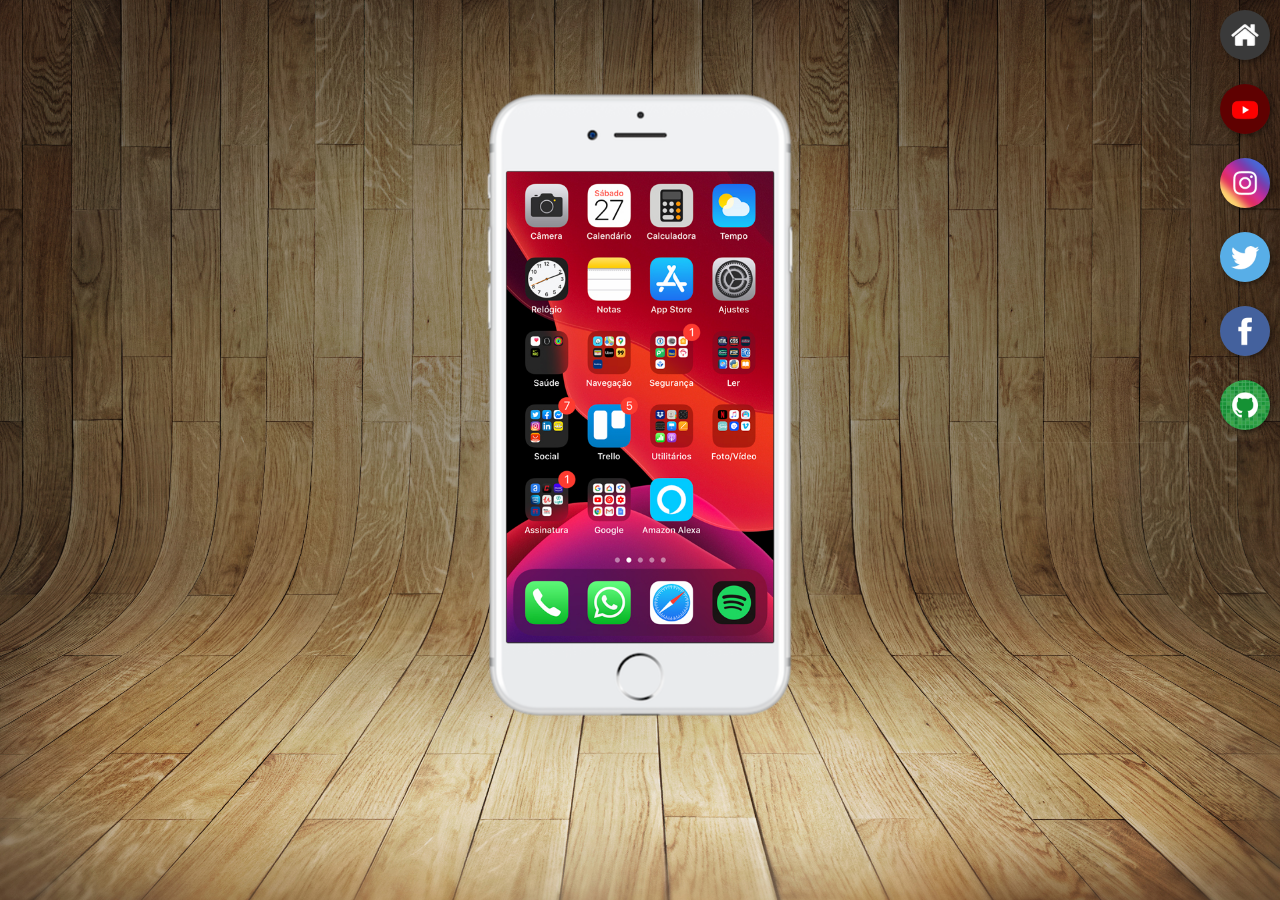
<file: index.html>
<!DOCTYPE html>
<html lang="pt-br">
<head>
    <meta charset="UTF-8">
    <meta http-equiv="X-UA-Compatible" content="IE=edge">
    <meta name="viewport" content="width=device-width, initial-scale=1.0">
    <link rel="shortcut icon" href="favicon.ico" type="image/x-icon">
    <link rel="stylesheet" href="estilos/style.css">
    <title>Projeto Redes Sociais</title>
</head>
<body>
    <main>
        <section id="telefone">
            <iframe src="home.html" name="tela" id="tela" frameborder="0">Seu navegador não é compativel com isso</iframe>

        </section>
        <section id="redes-sociais">
            <a href="home.html" target="tela"><img src="imagens/logo-home.jpg" alt="Home"></a><br>
            <a href="youtube.html" target="tela"><img src="imagens/logo-youtube.jpg" alt="Youtube"></a><br>
            <a href="instagram.html" target="tela"><img src="imagens/logo-instagram.jpg" alt="Instagram"></a><br>
            <a href="twitter.html" target="tela"><img src="imagens/logo-twitter.jpg" alt="Twitter"></a><br>
            <a href="facebook.html" target="tela"><img src="imagens/logo-facebook.jpg" alt="Facebook"></a><br>
            <a href="github.html" target="tela"><img src="imagens/logo-github.jpg" alt="GitHub"></a>

        </section>
    </main>
</body>
</html>
</file>
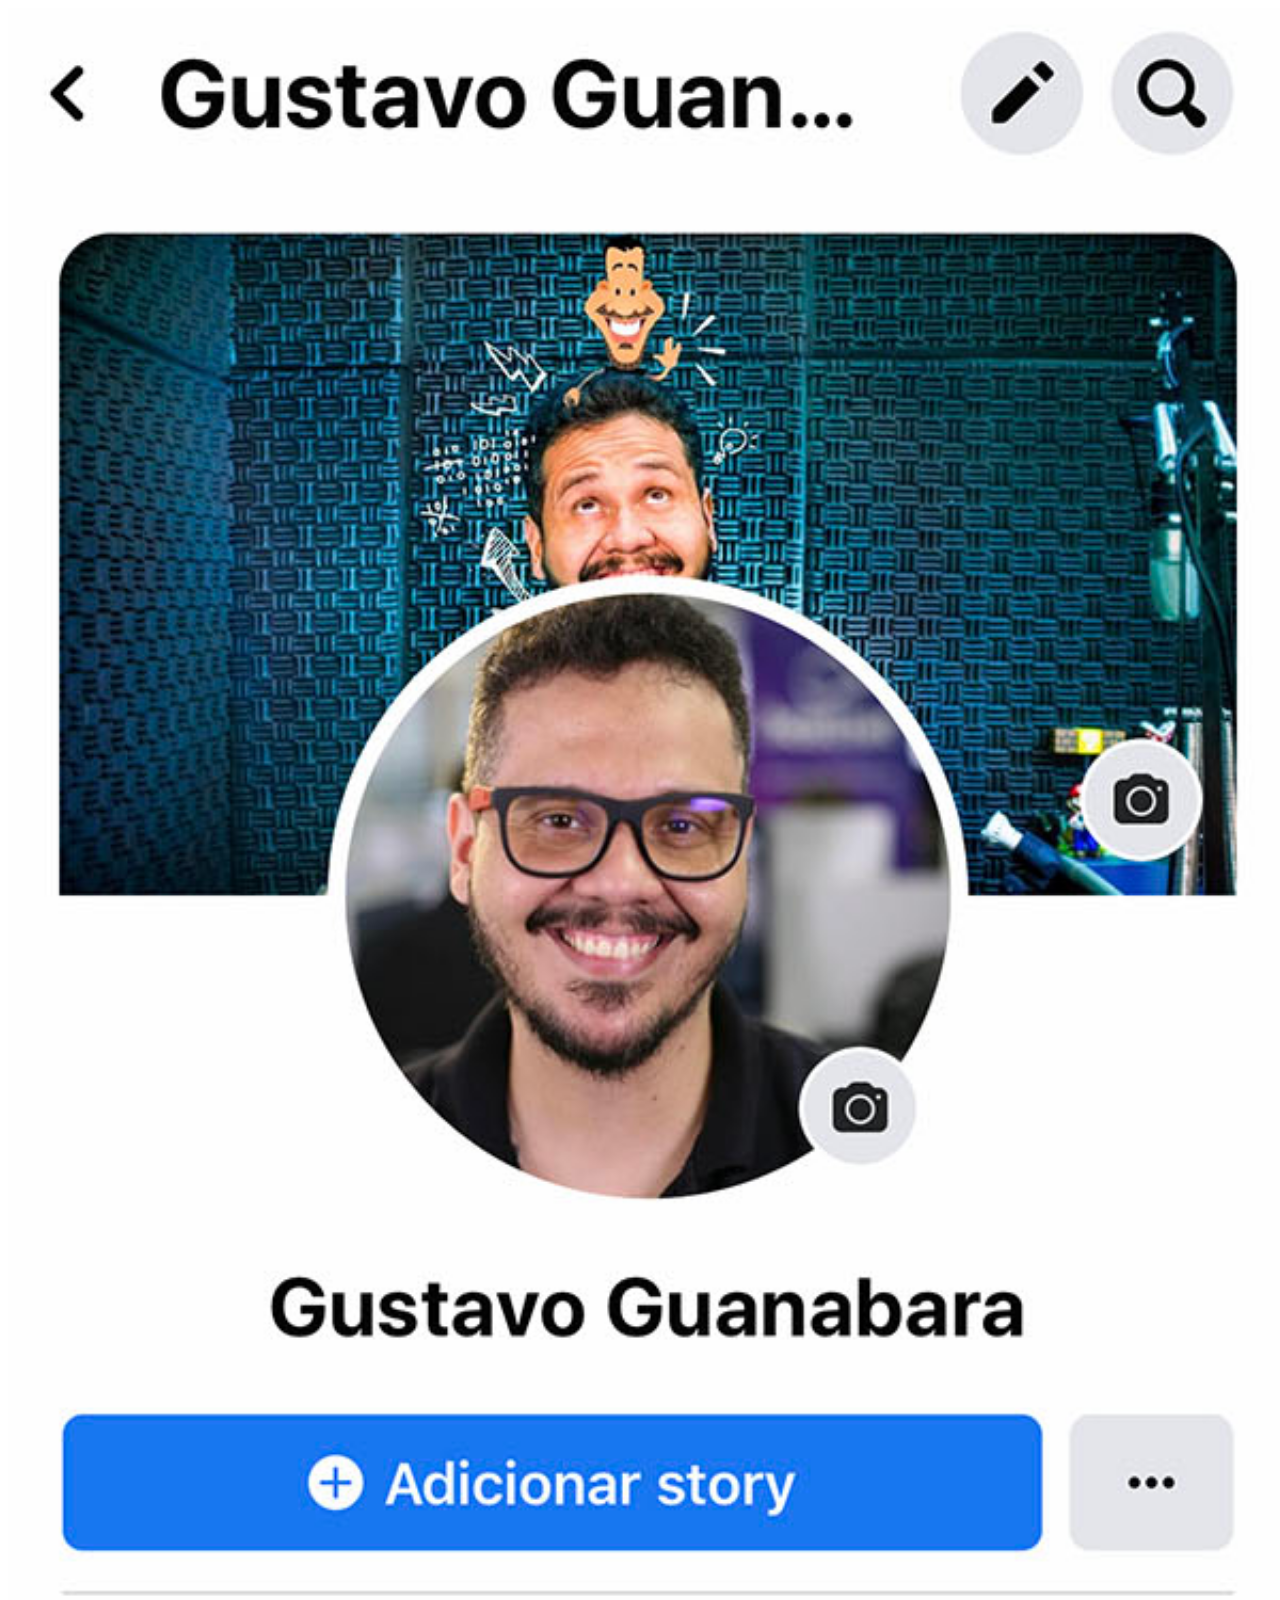
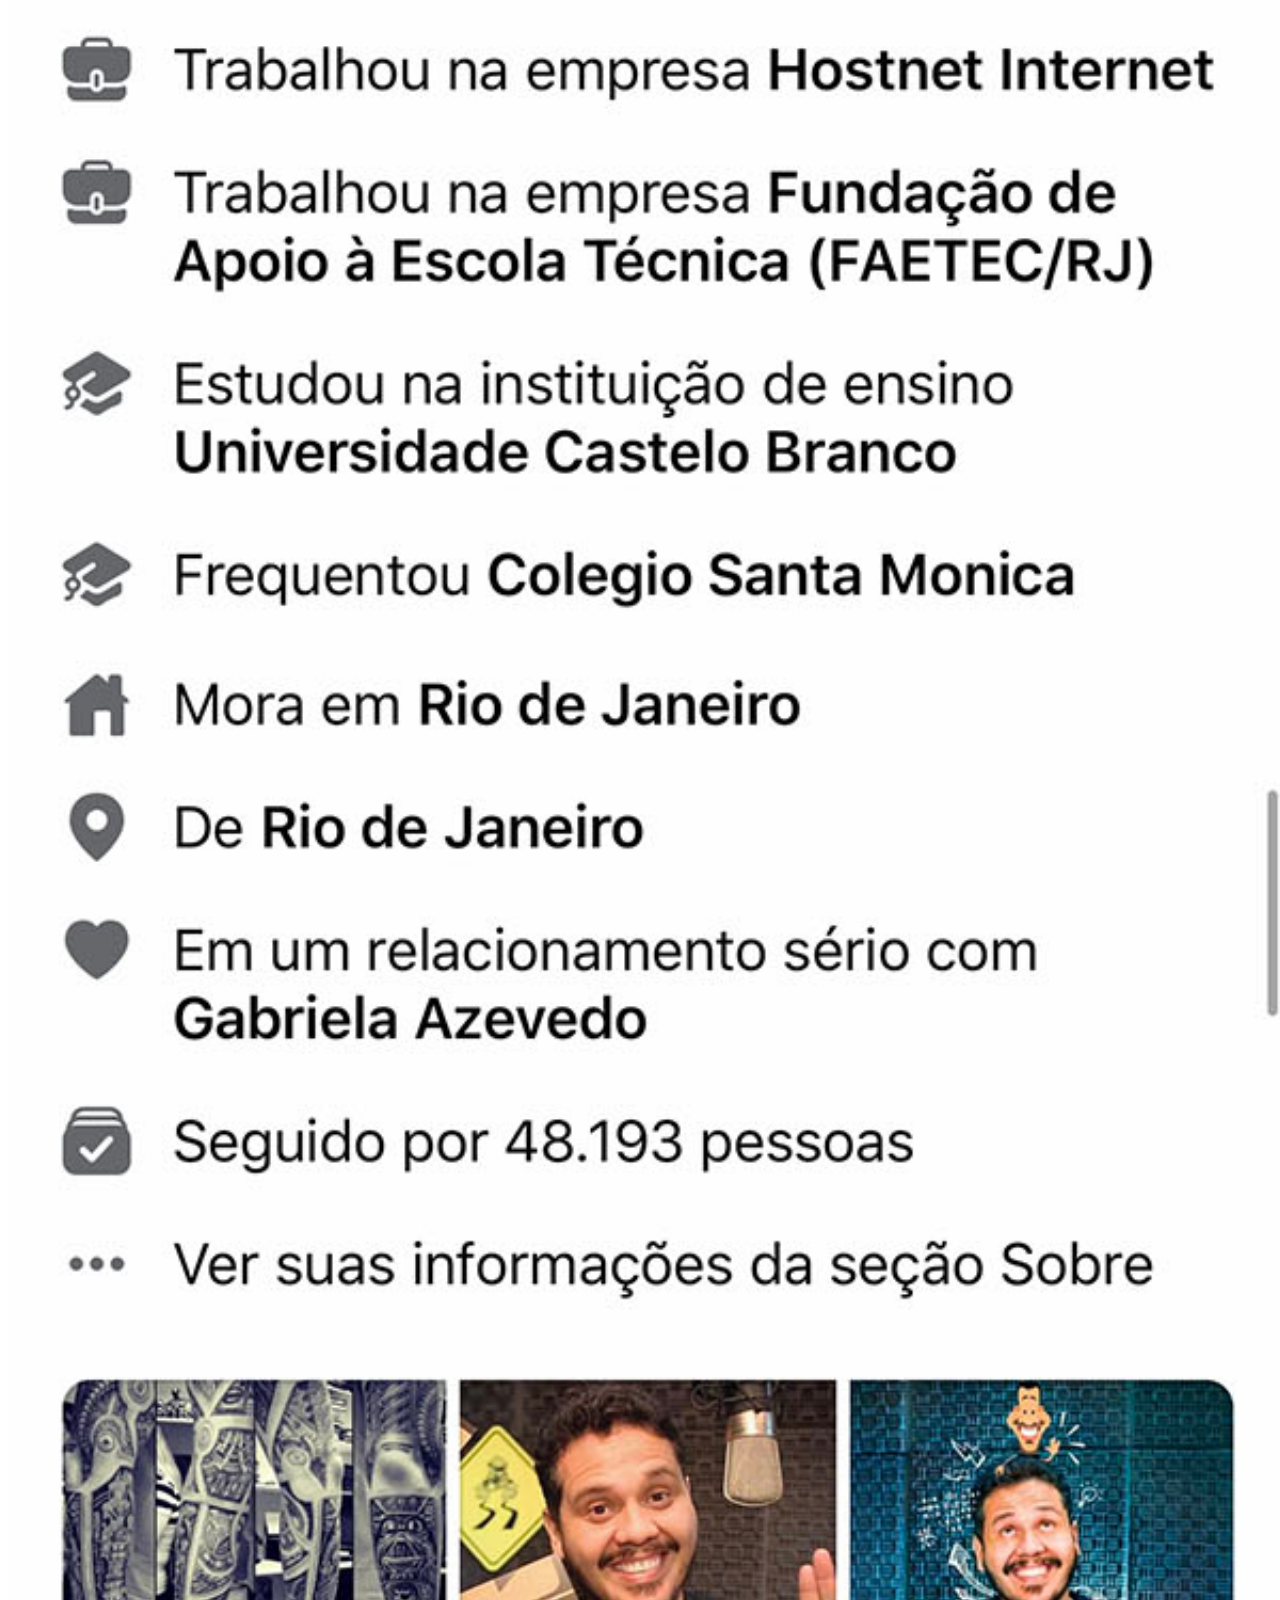
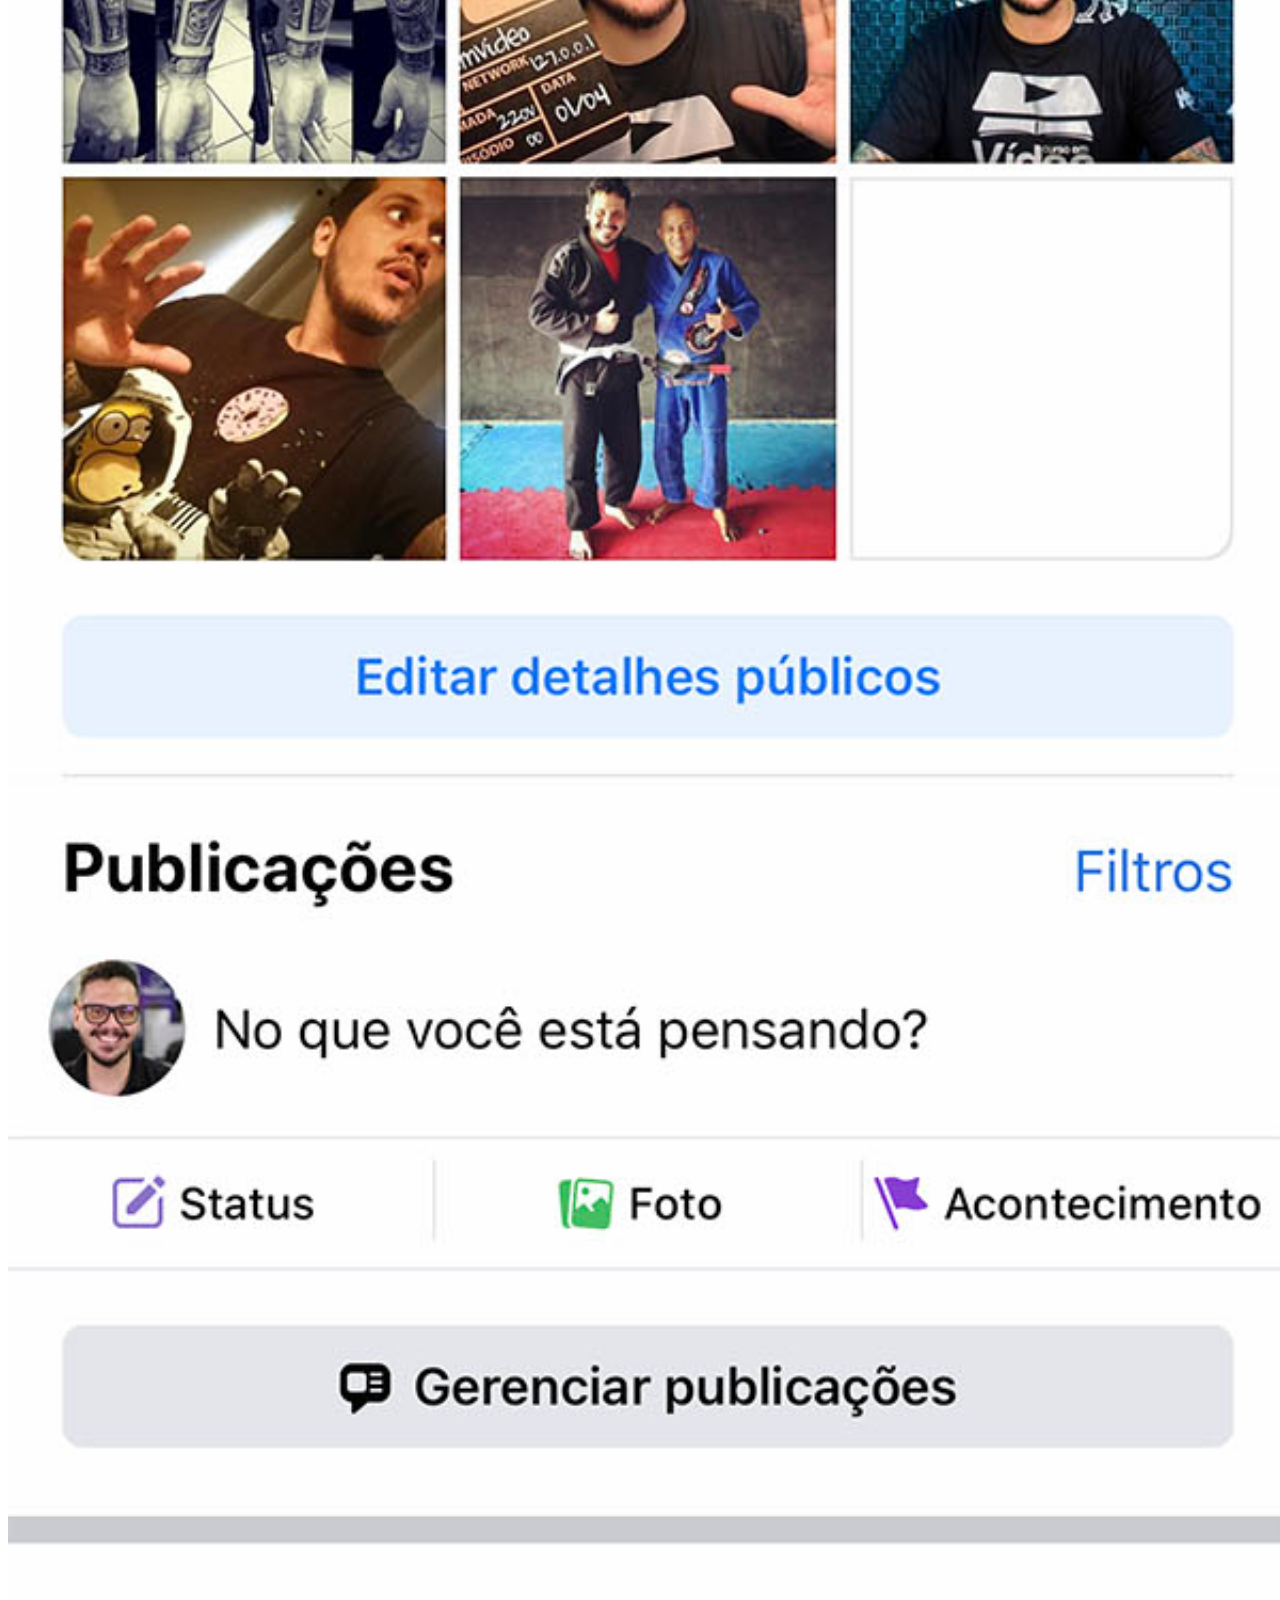
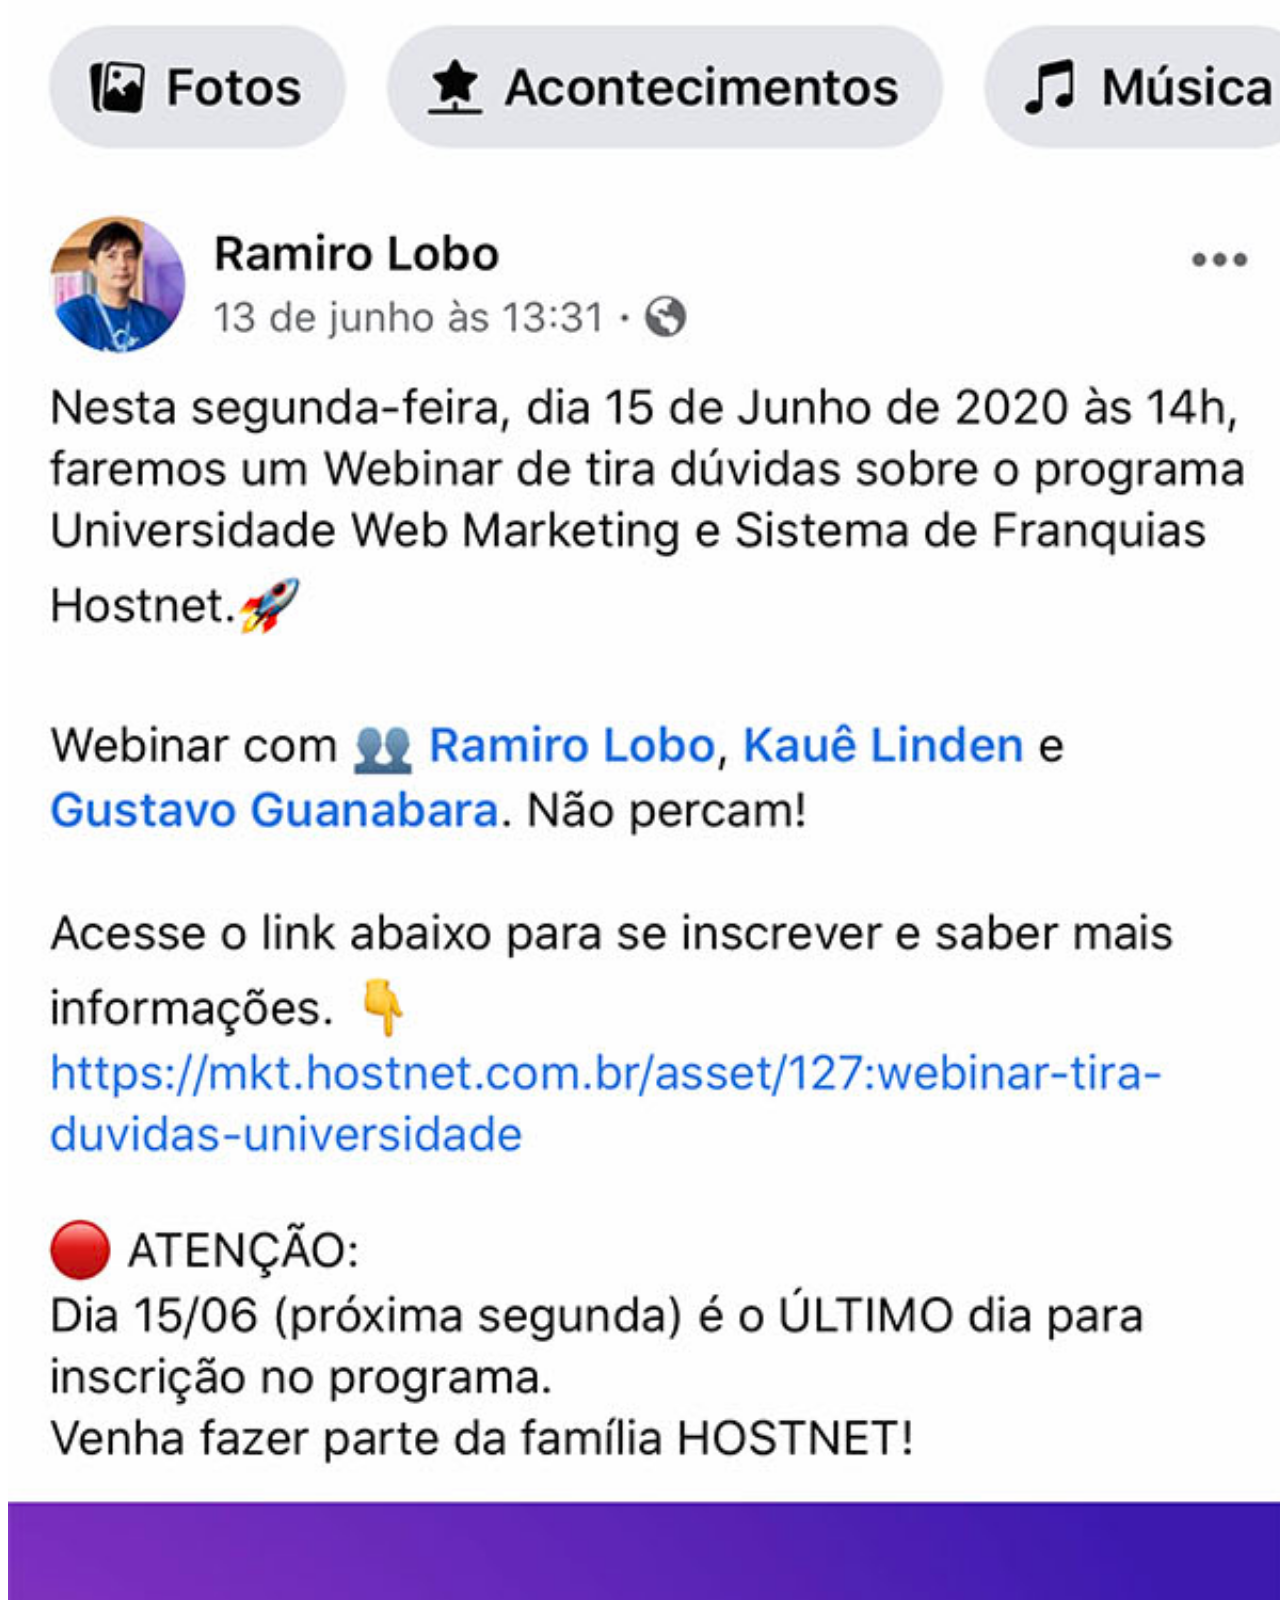
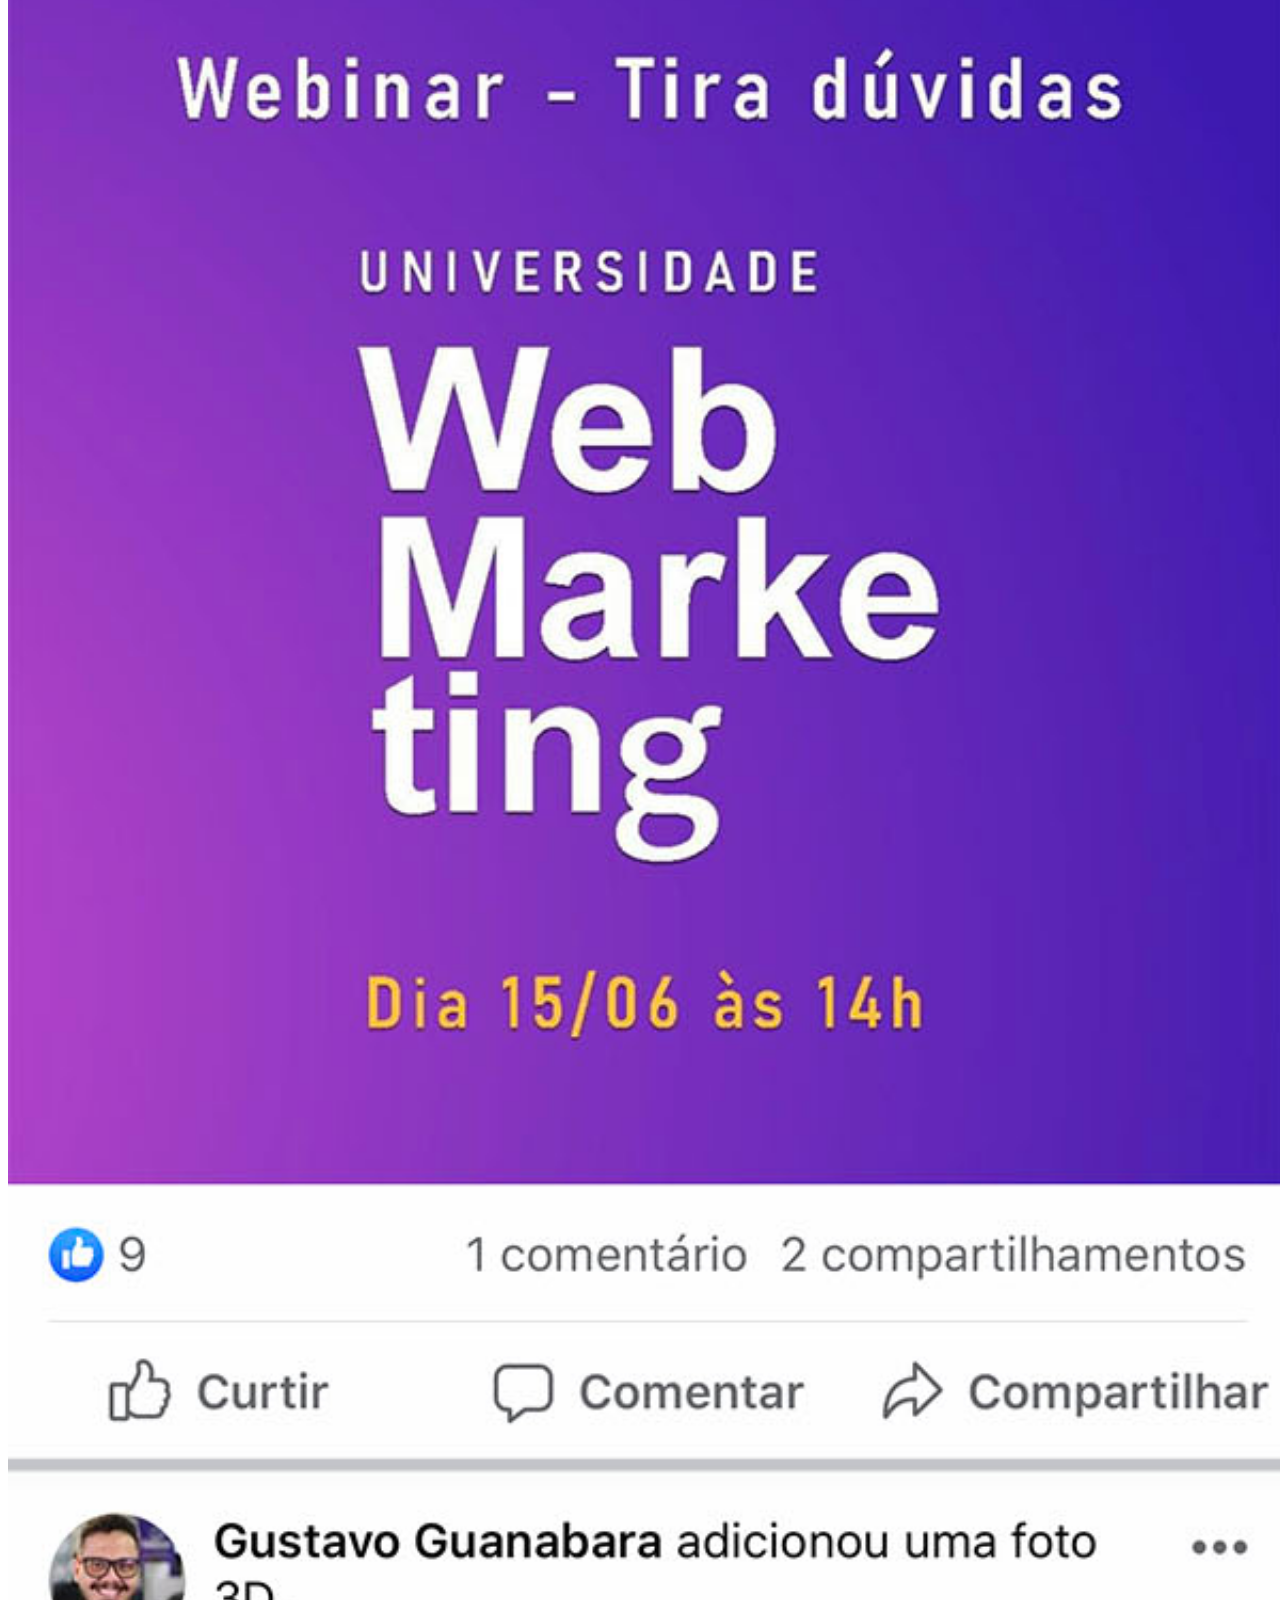
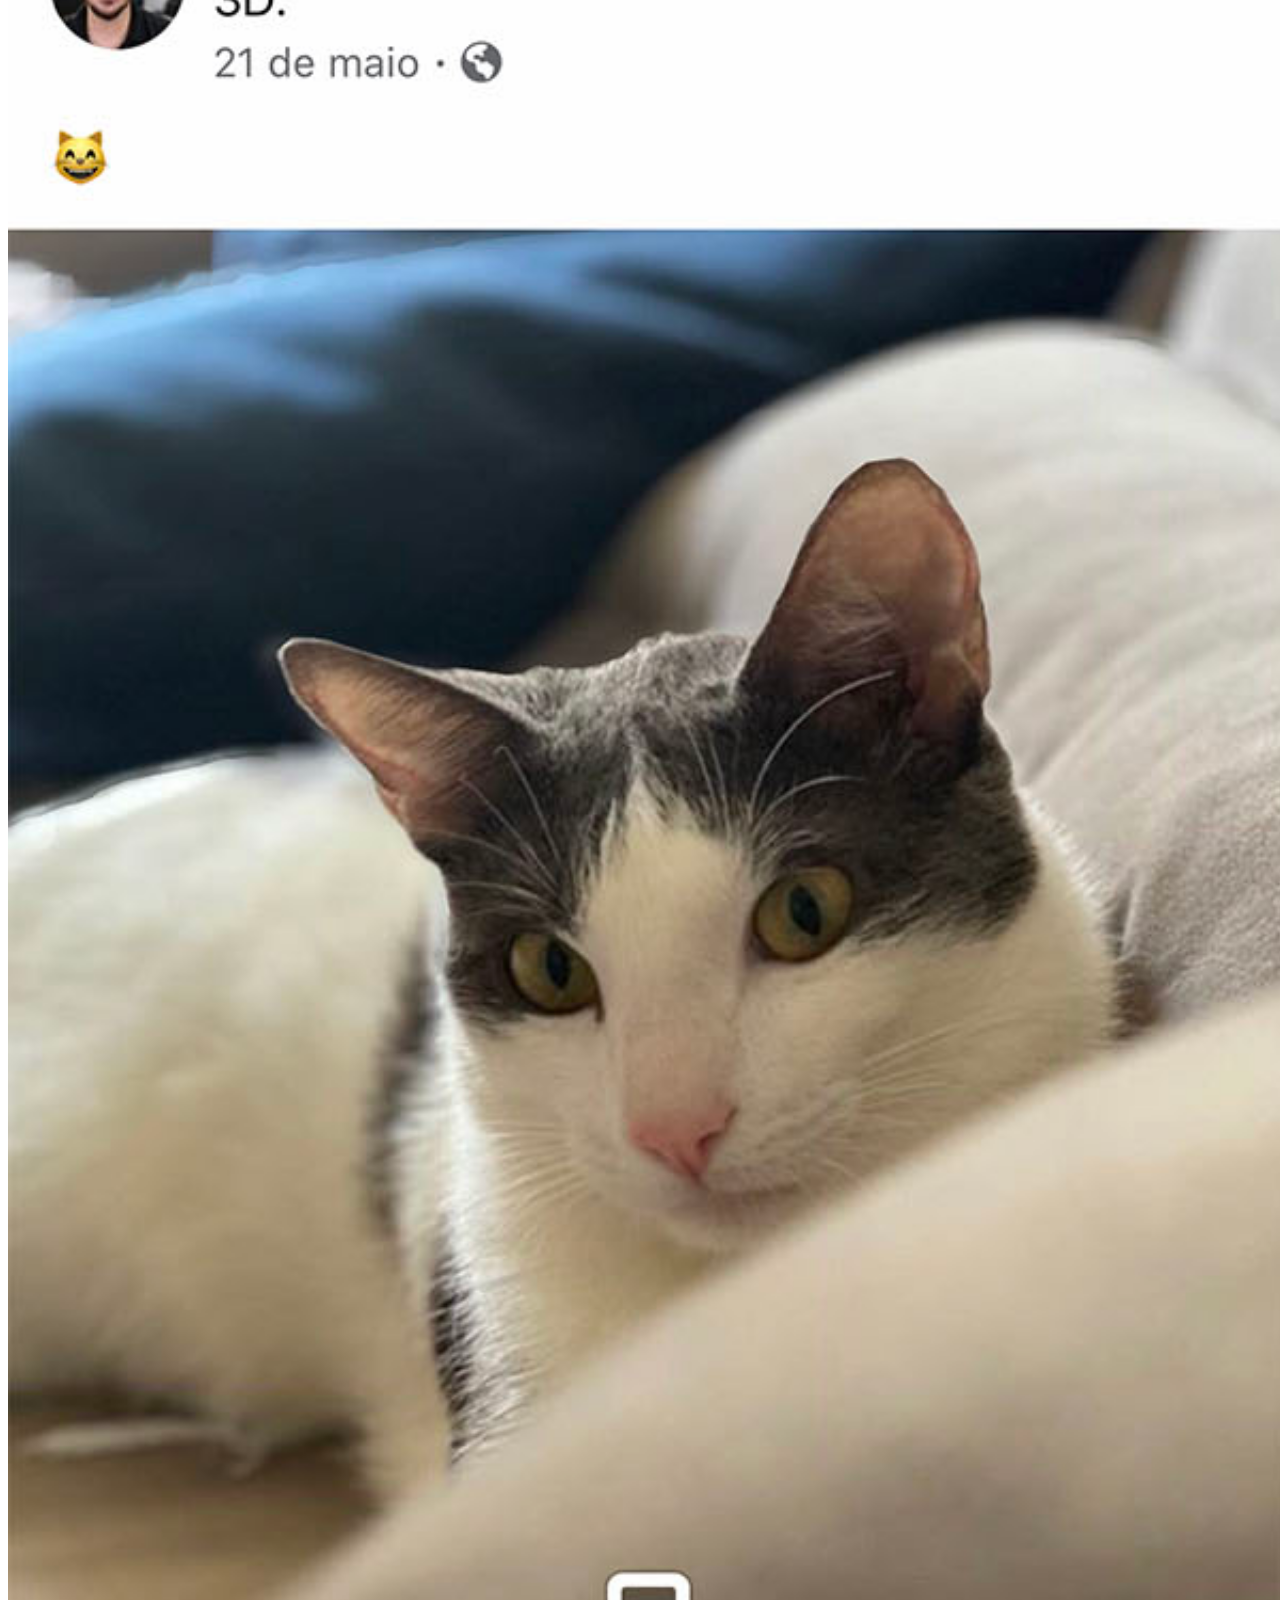
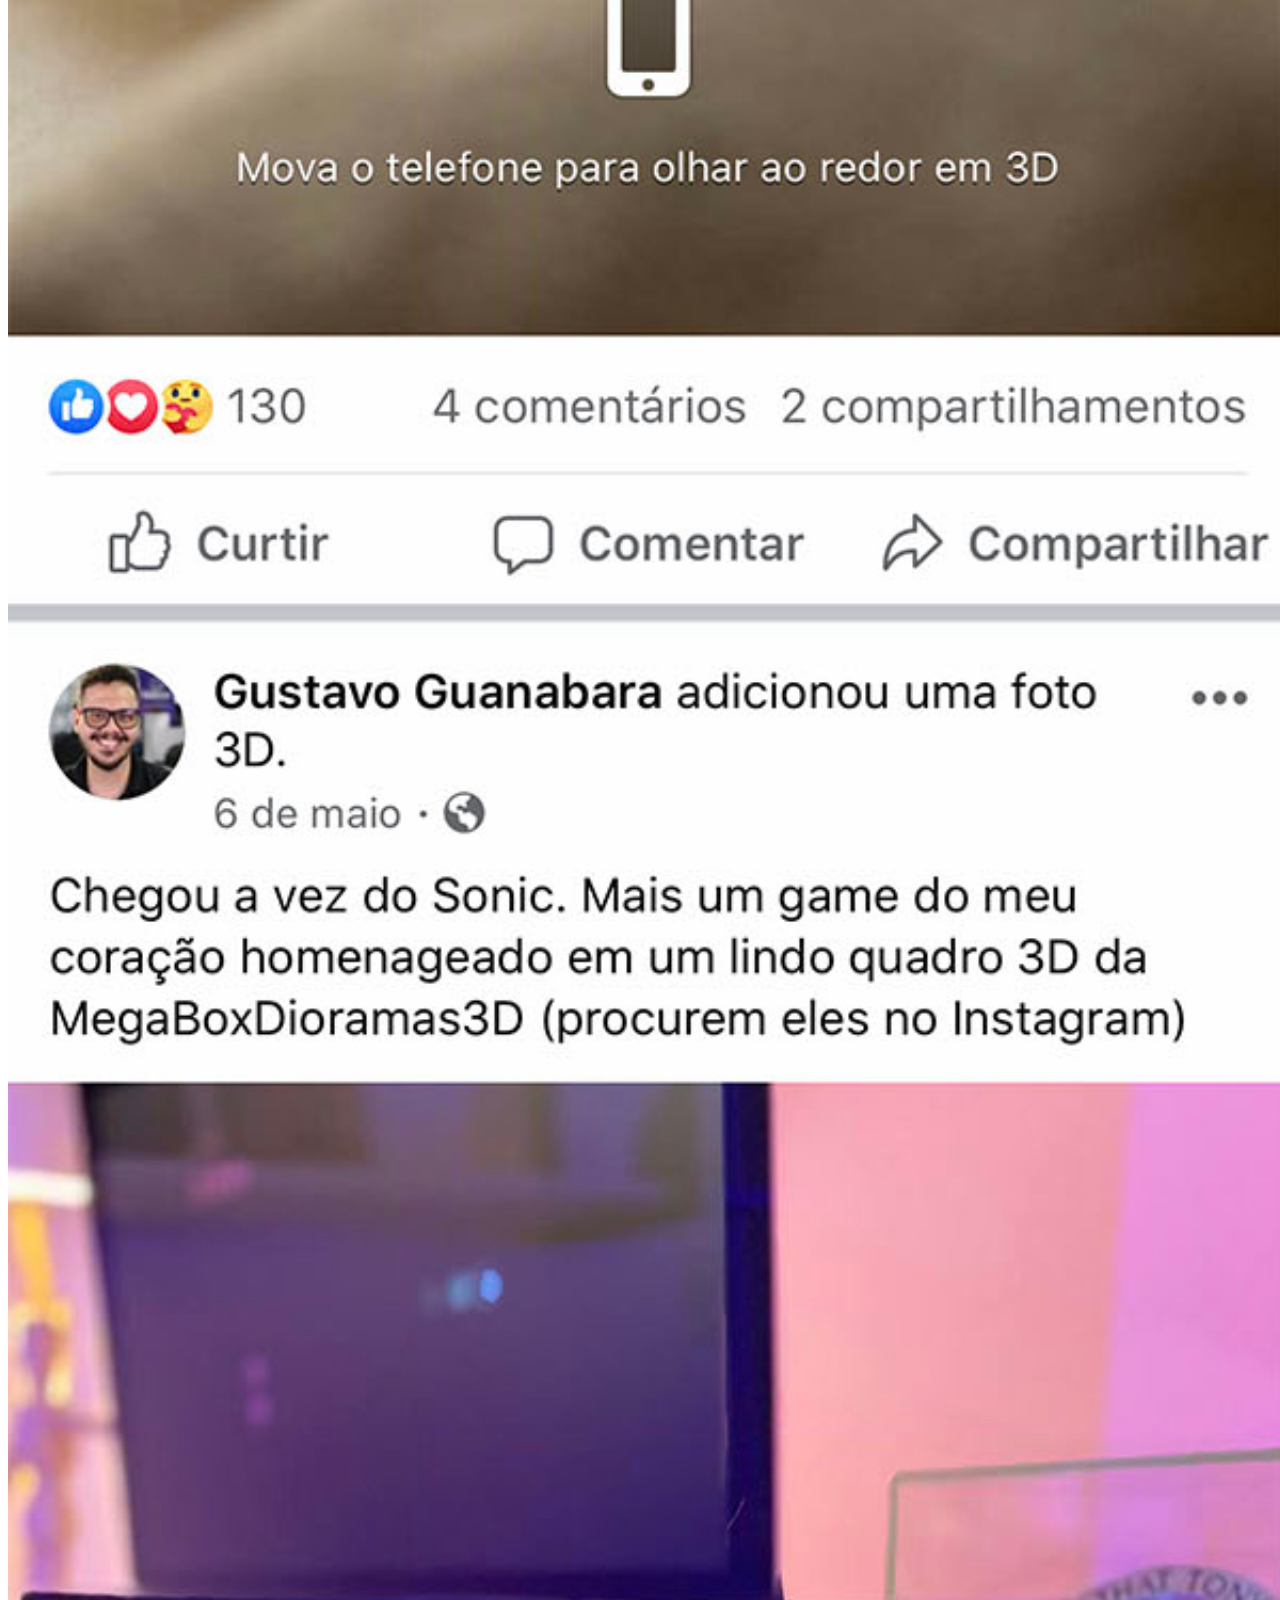
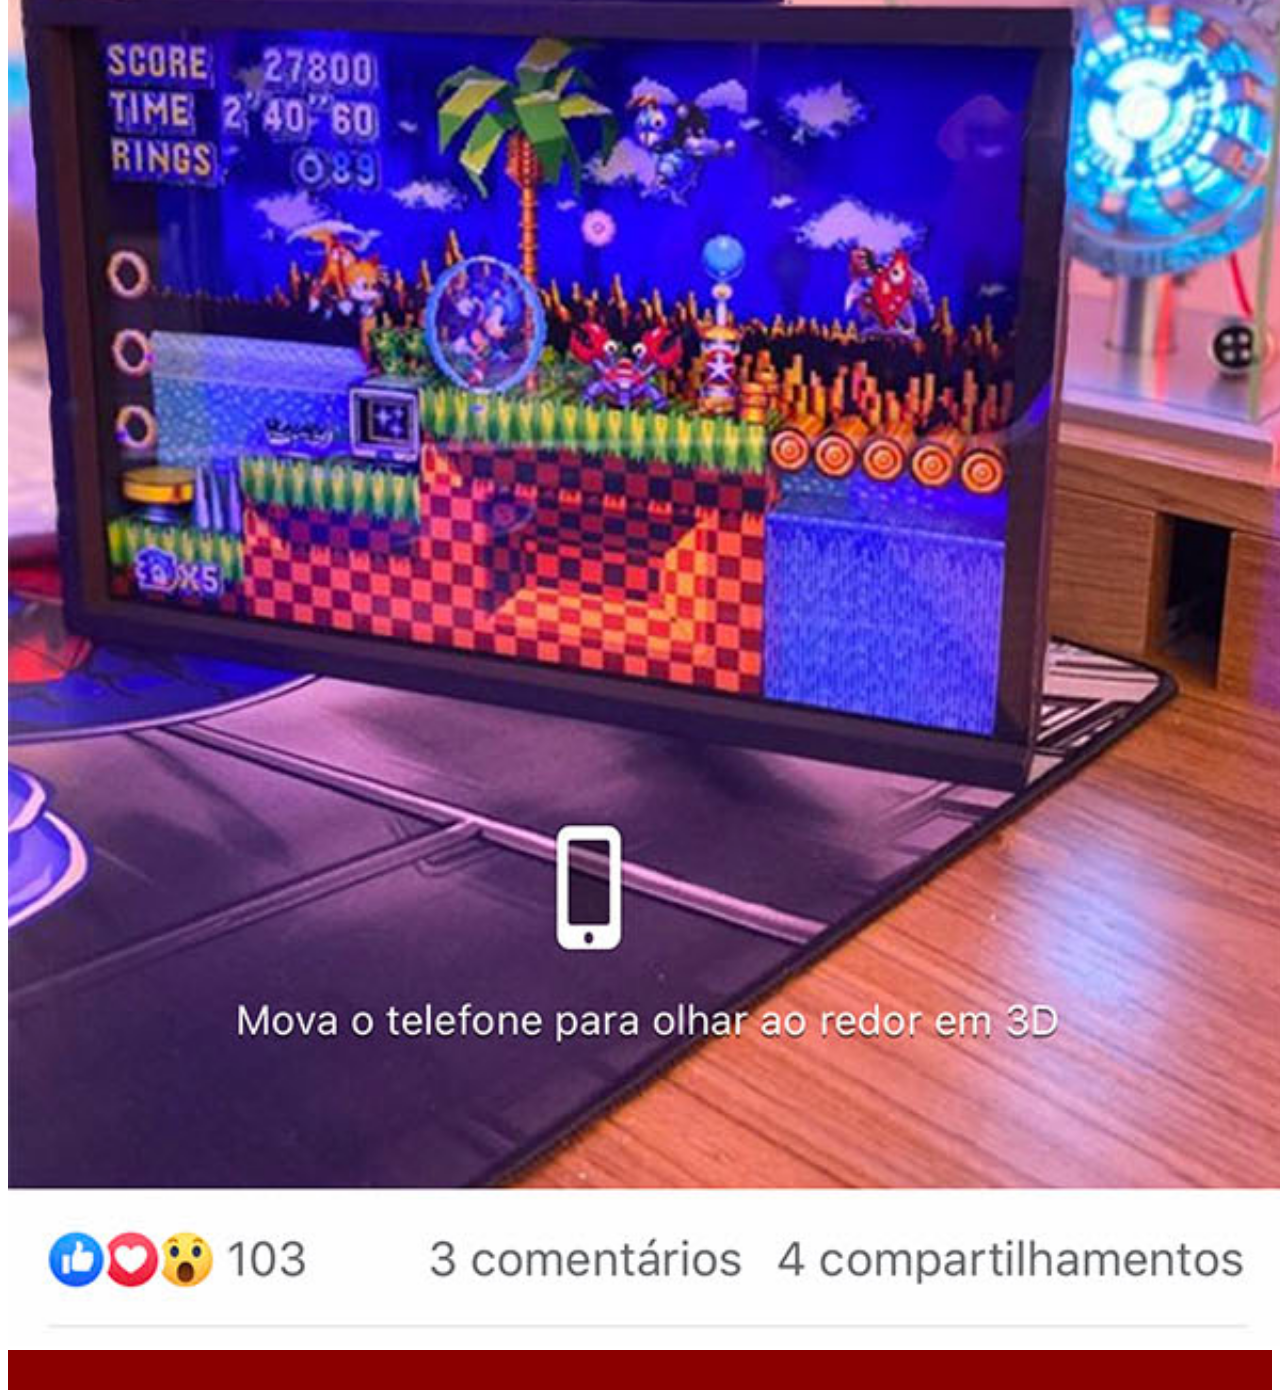
<file: facebook.html>
<!DOCTYPE html>
<html lang="pt-br">
<head>
    <meta charset="UTF-8">
    <meta http-equiv="X-UA-Compatible" content="IE=edge">
    <meta name="viewport" content="width=device-width, initial-scale=1.0">
    <title>Facebook</title>
    <link rel="stylesheet" href="estilos/social.css">
</head>
<body>
    <img src="imagens/tela-facebook.jpg" alt="Facebook">
    <a href="https://web.facebook.com/gustavoguanabara" target="_blank"></a>
</body>
</html>
</file>
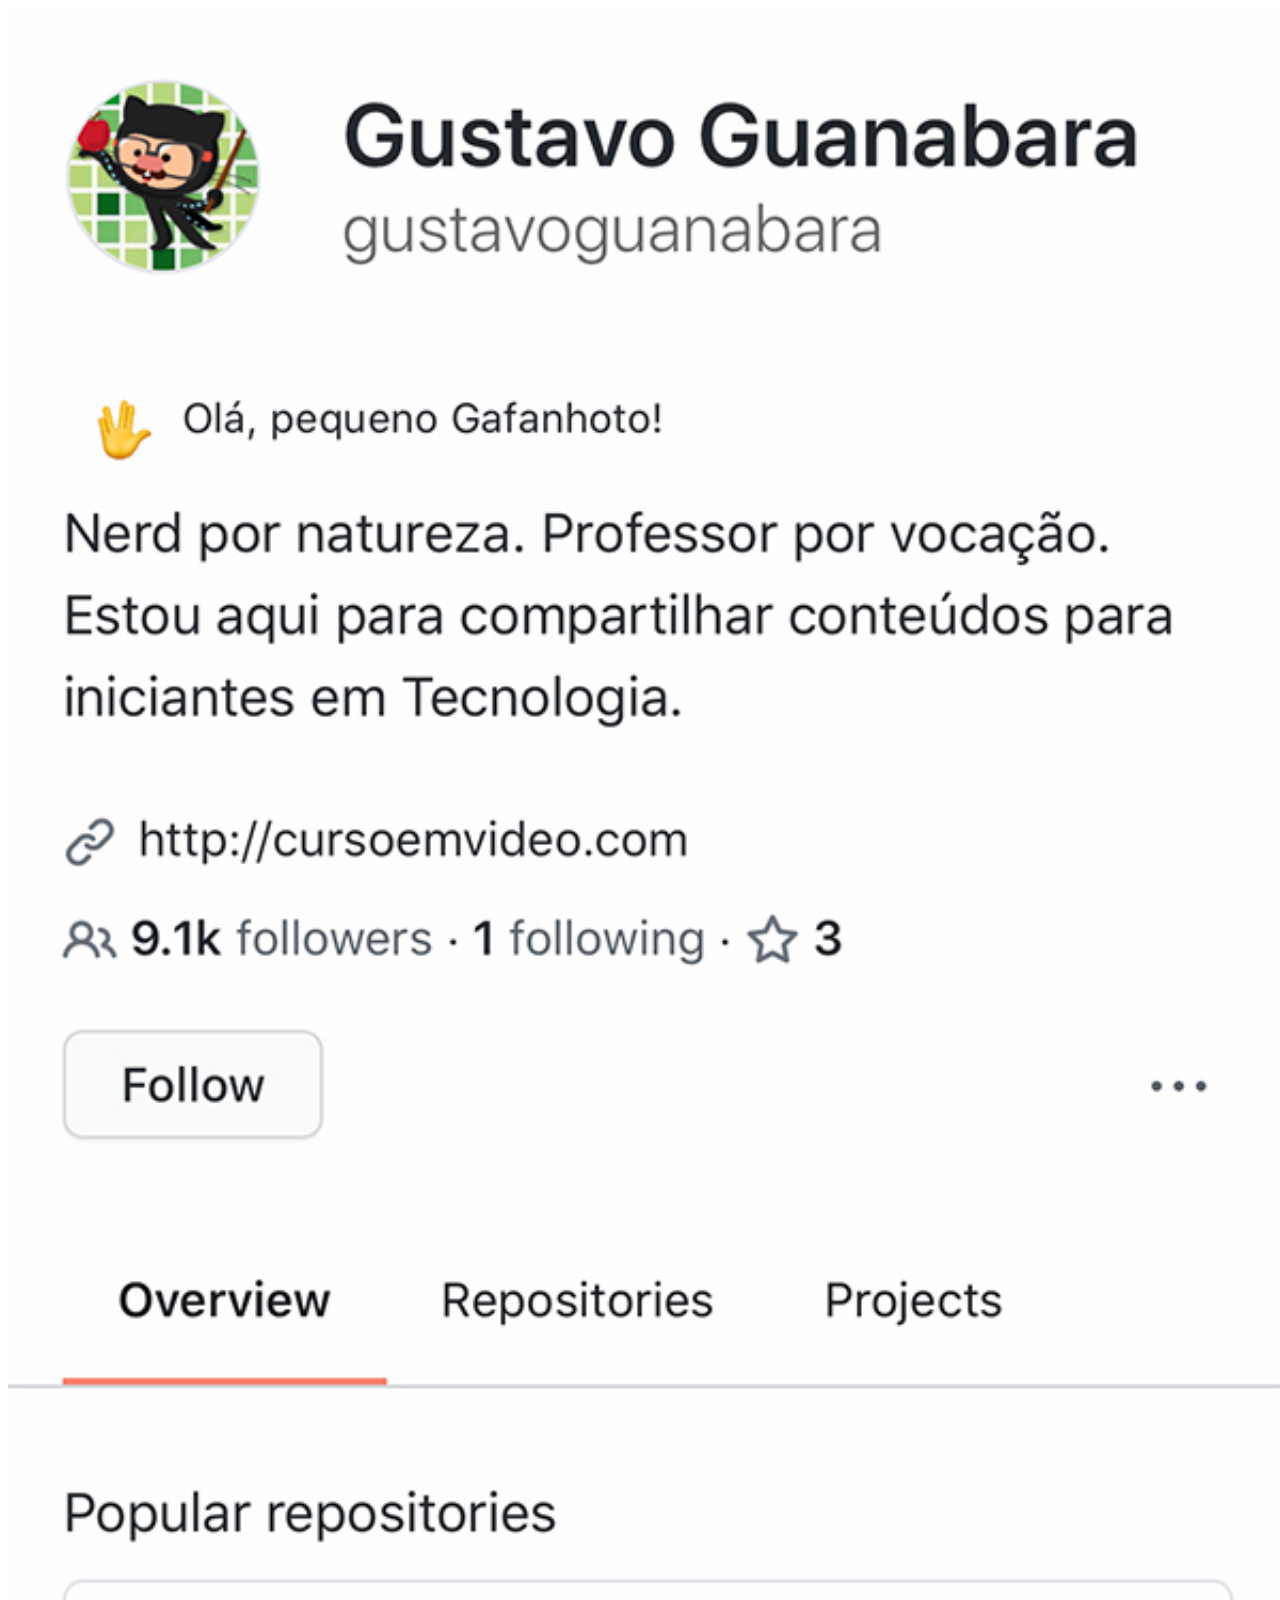
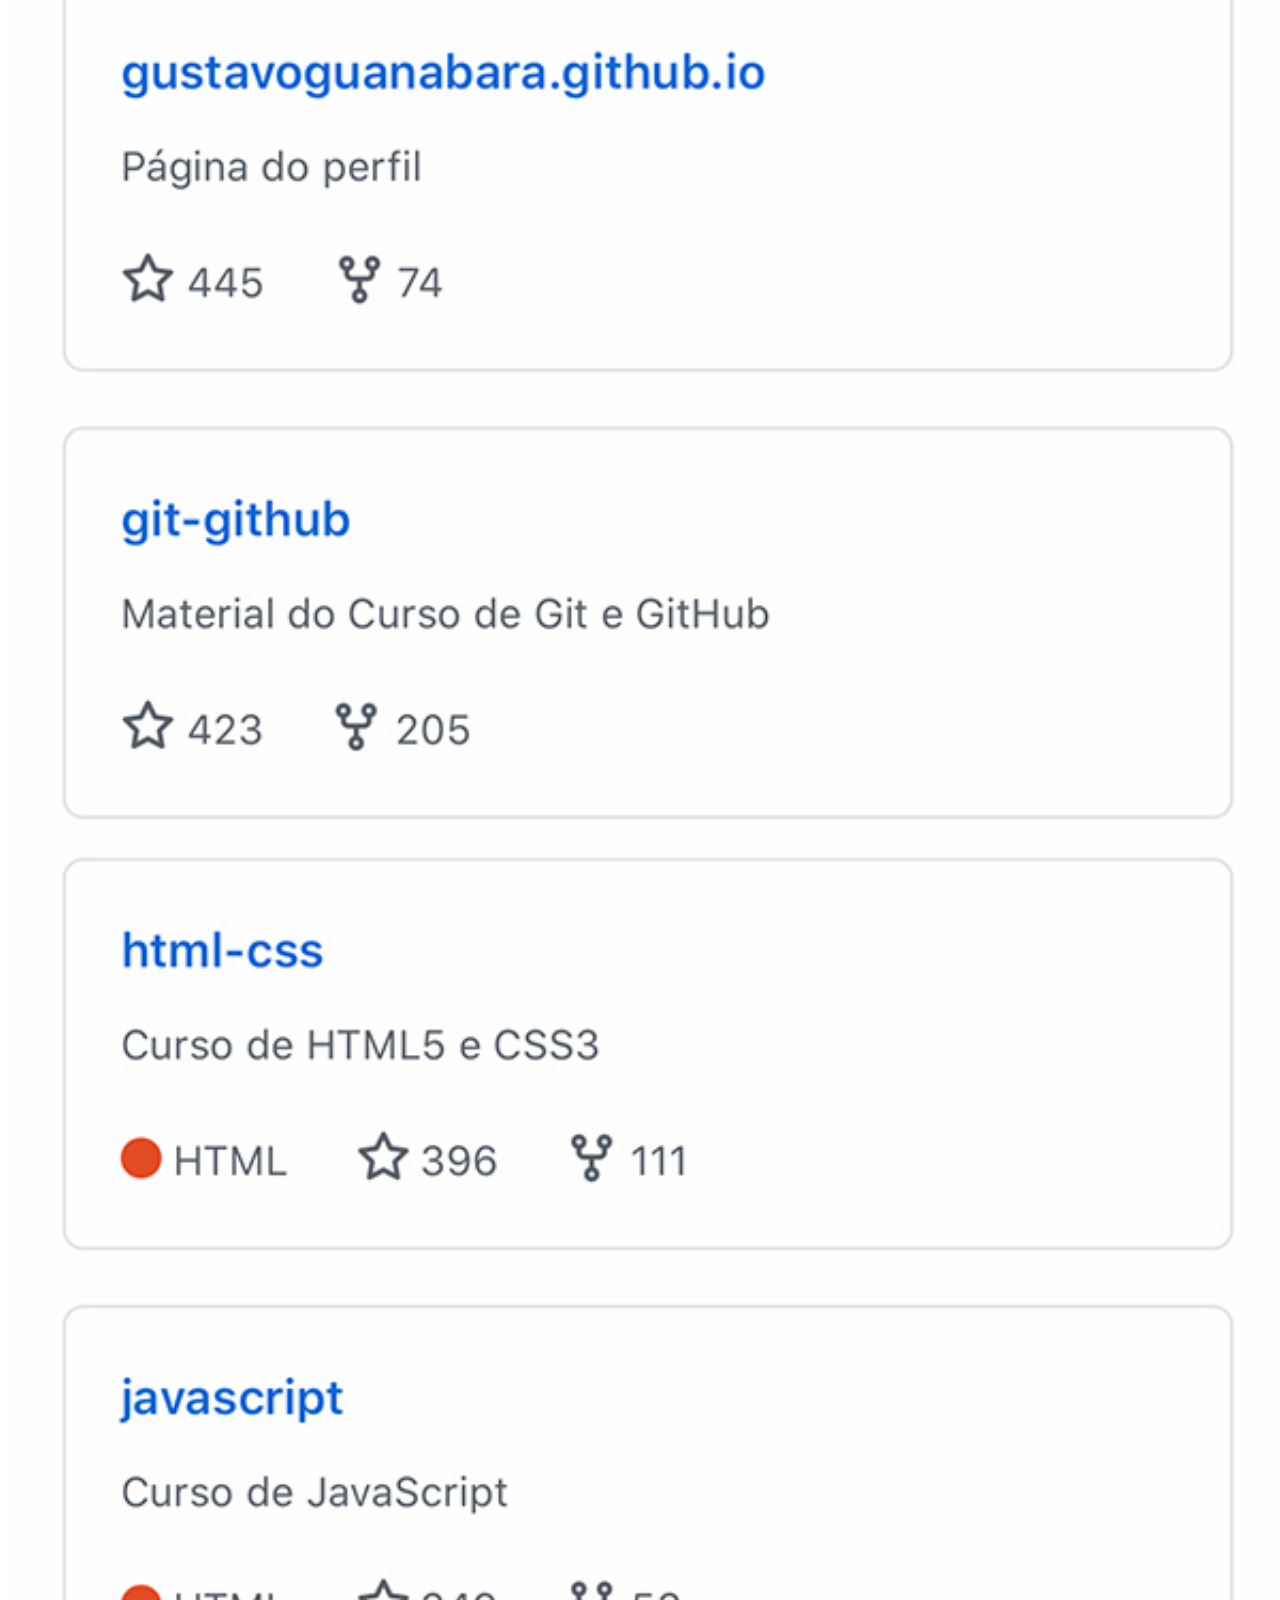
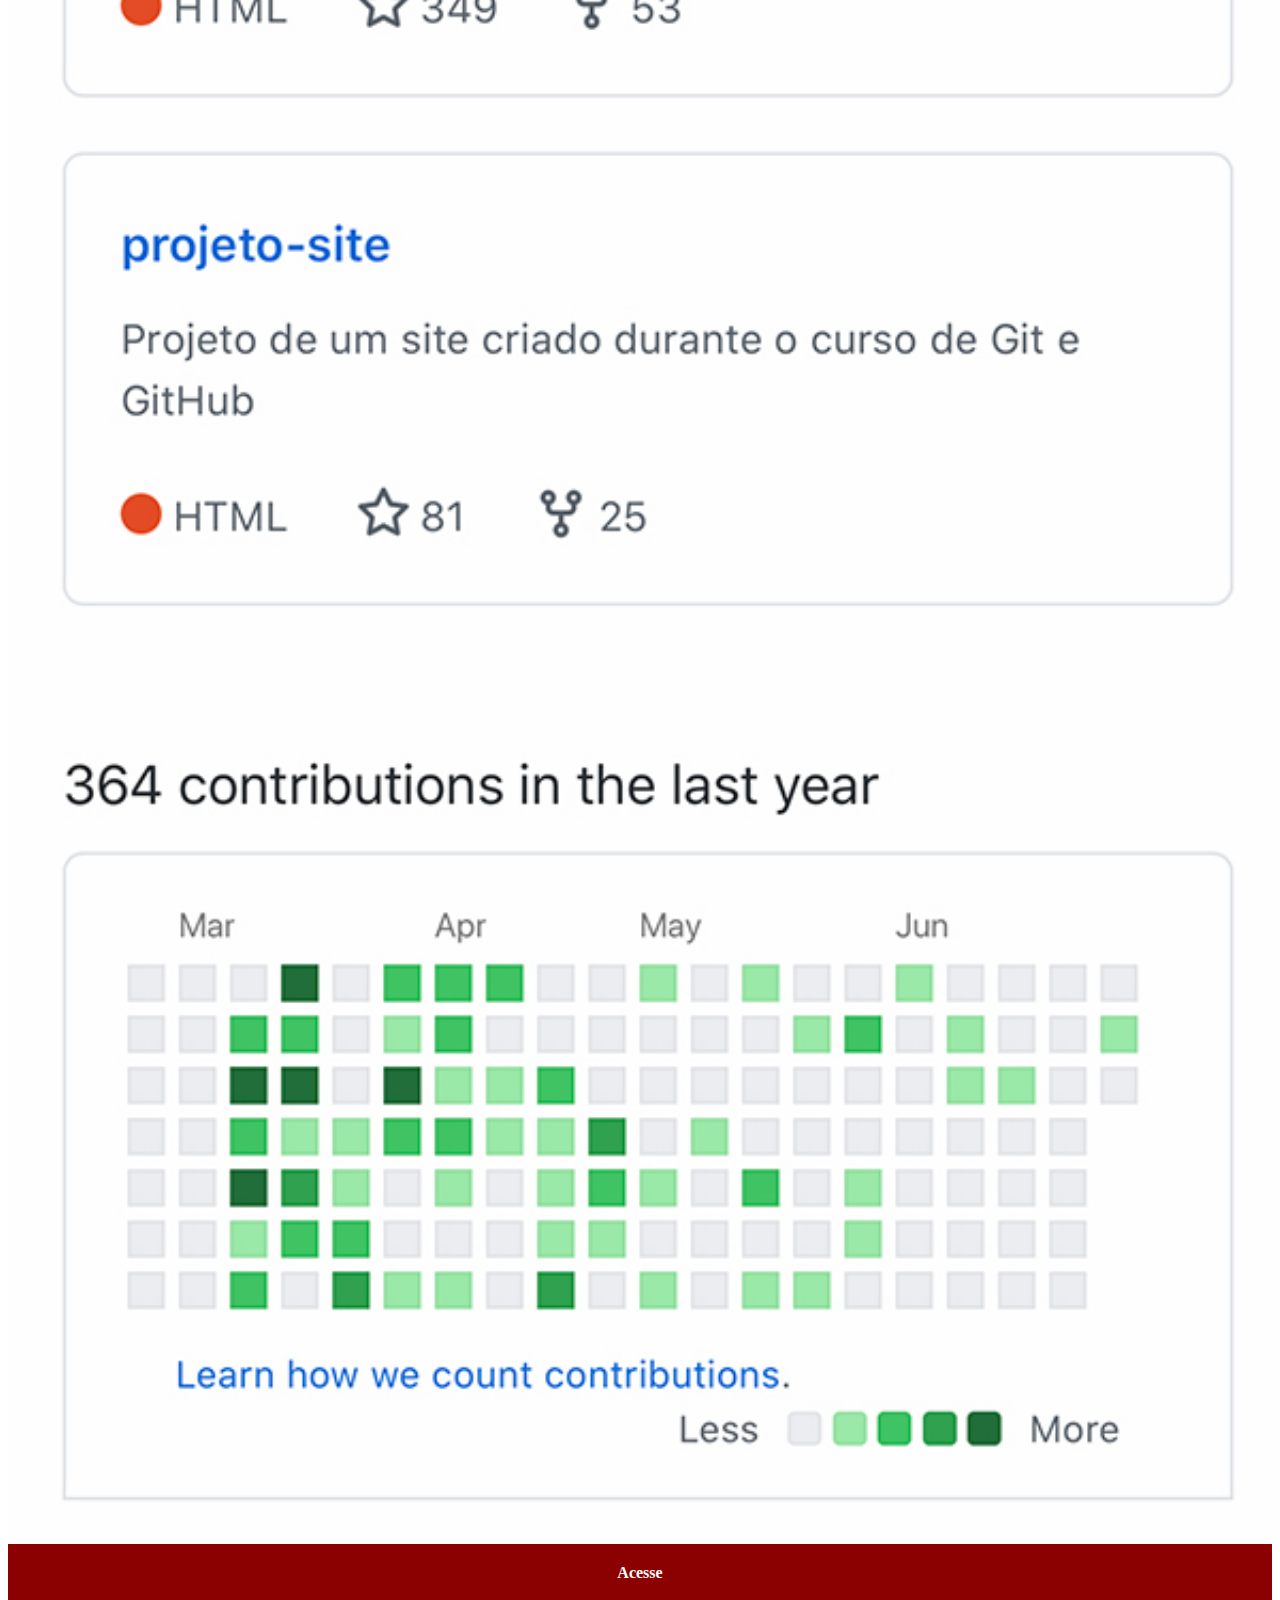
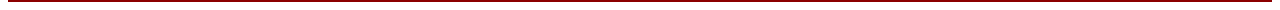
<file: github.html>
<!DOCTYPE html>
<html lang="pt-br">
<head>
    <meta charset="UTF-8">
    <meta http-equiv="X-UA-Compatible" content="IE=edge">
    <meta name="viewport" content="width=device-width, initial-scale=1.0">
    <title>GitHub</title>
    <link rel="stylesheet" href="estilos/social.css">
</head>
<body>
    <img src="imagens/tela-github.jpg" alt="GitHub">
    <a href="https://github.com/gustavoguanabara" target="_blank">Acesse</a>
</body>
</html>
</file>
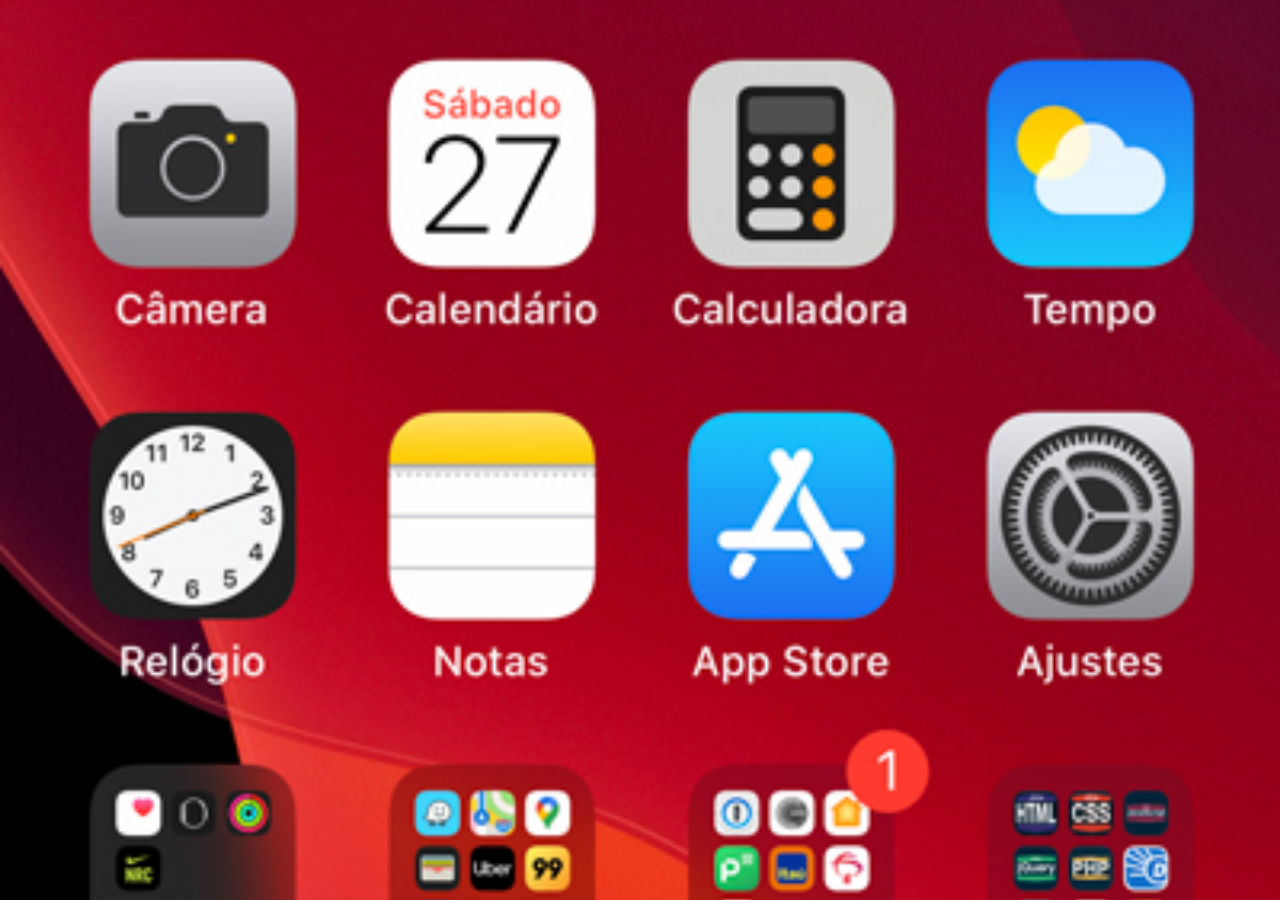
<file: home.html>
<!DOCTYPE html>
<html lang="pt-br">
<head>
    <meta charset="UTF-8">
    <meta http-equiv="X-UA-Compatible" content="IE=edge">
    <meta name="viewport" content="width=device-width, initial-scale=1.0">
    <title>Home</title>
</head>
<style>
    * {
        margin: 0px;
        padding: 0px;
    }
    body {
        height: 100vh;
        width: 100vw;
        background: black url(/imagens/tela-home.jpg) no-repeat top center ;
        background-size: cover;
    }
</style>
<body>
    
</body>
</html>
</file>
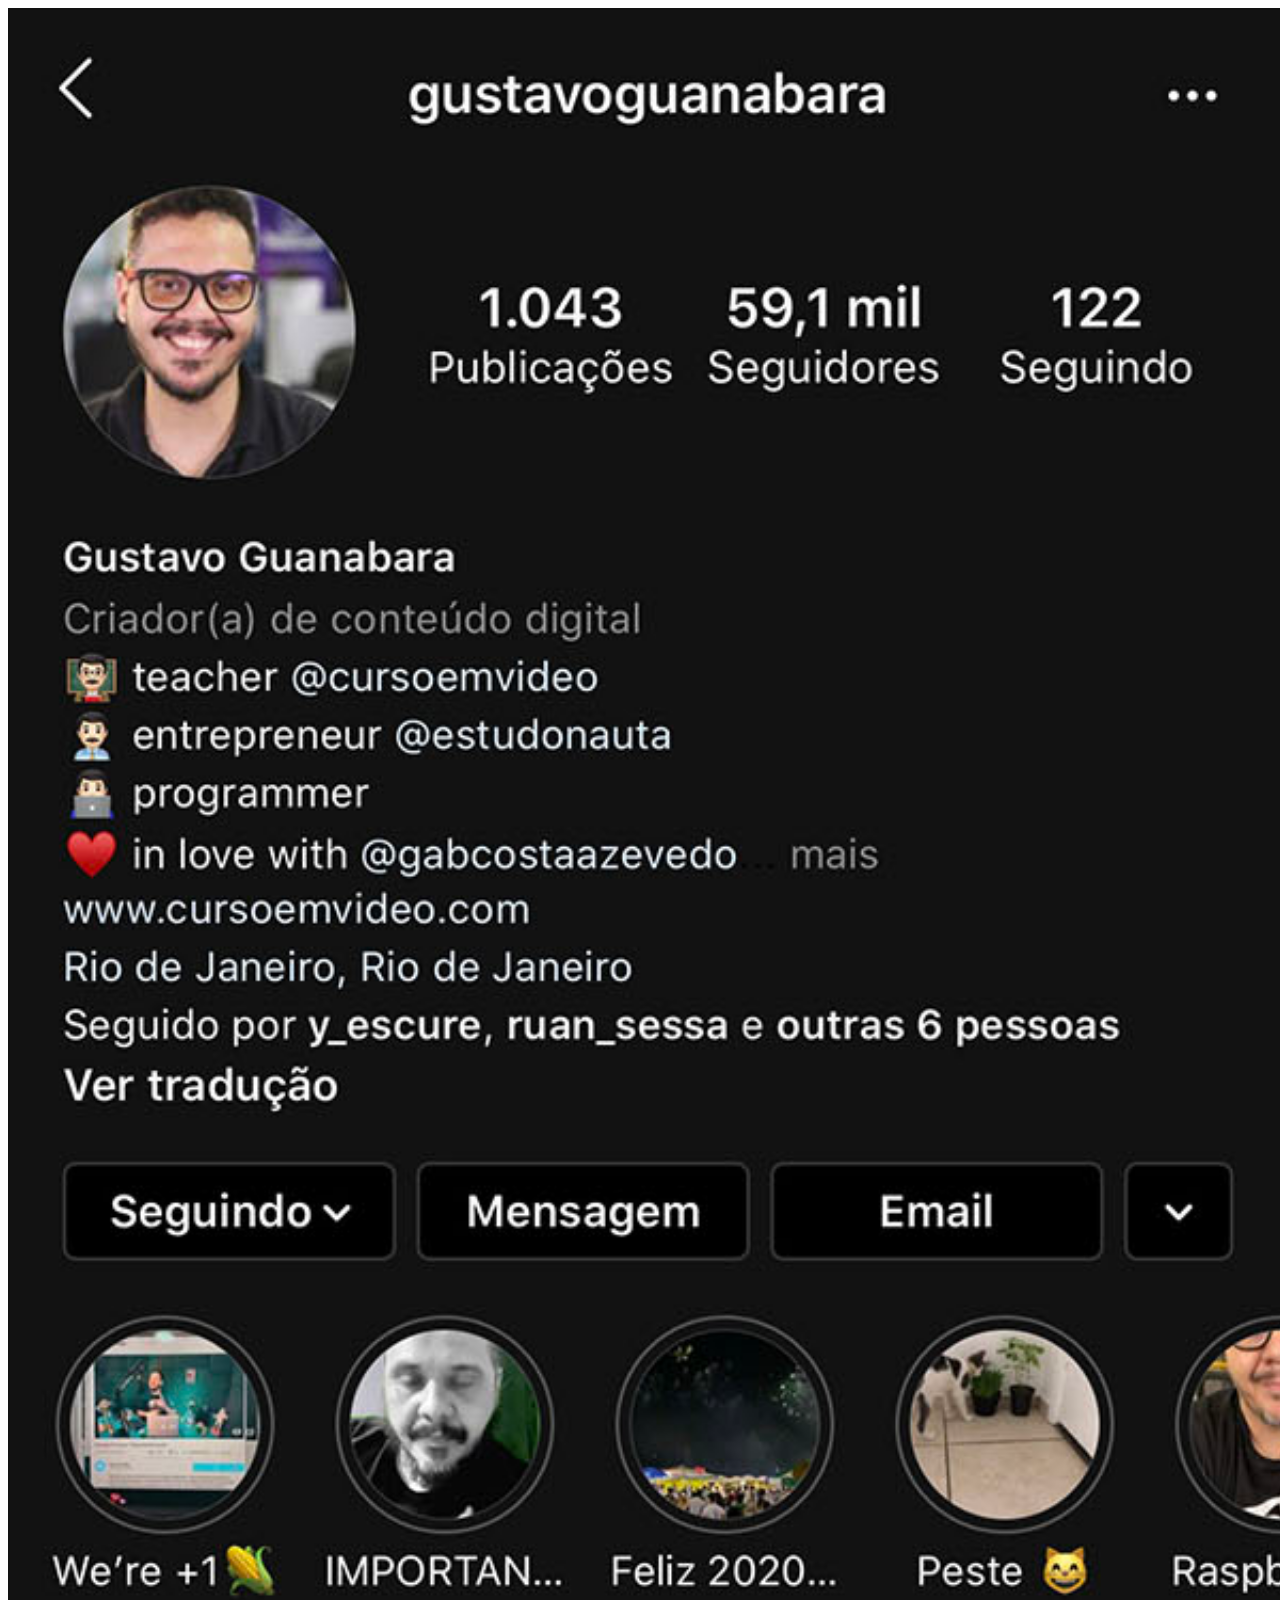
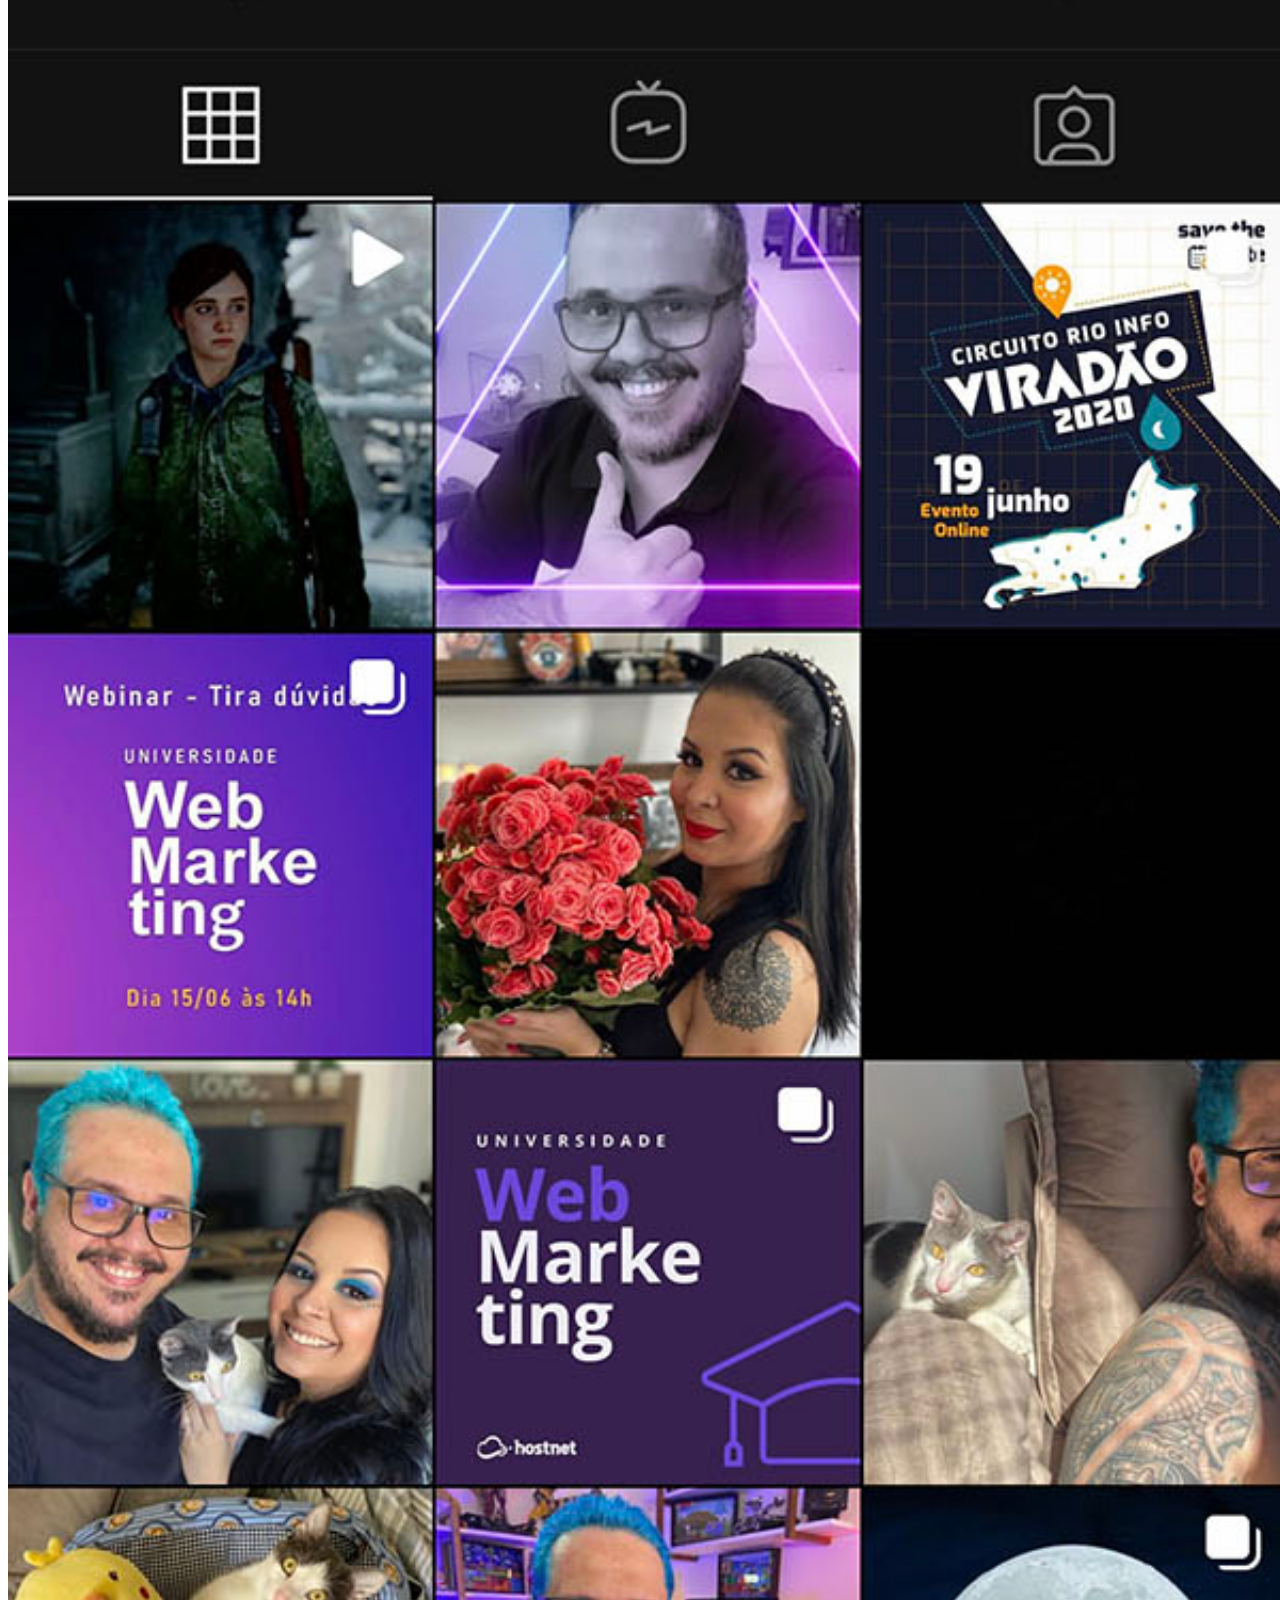
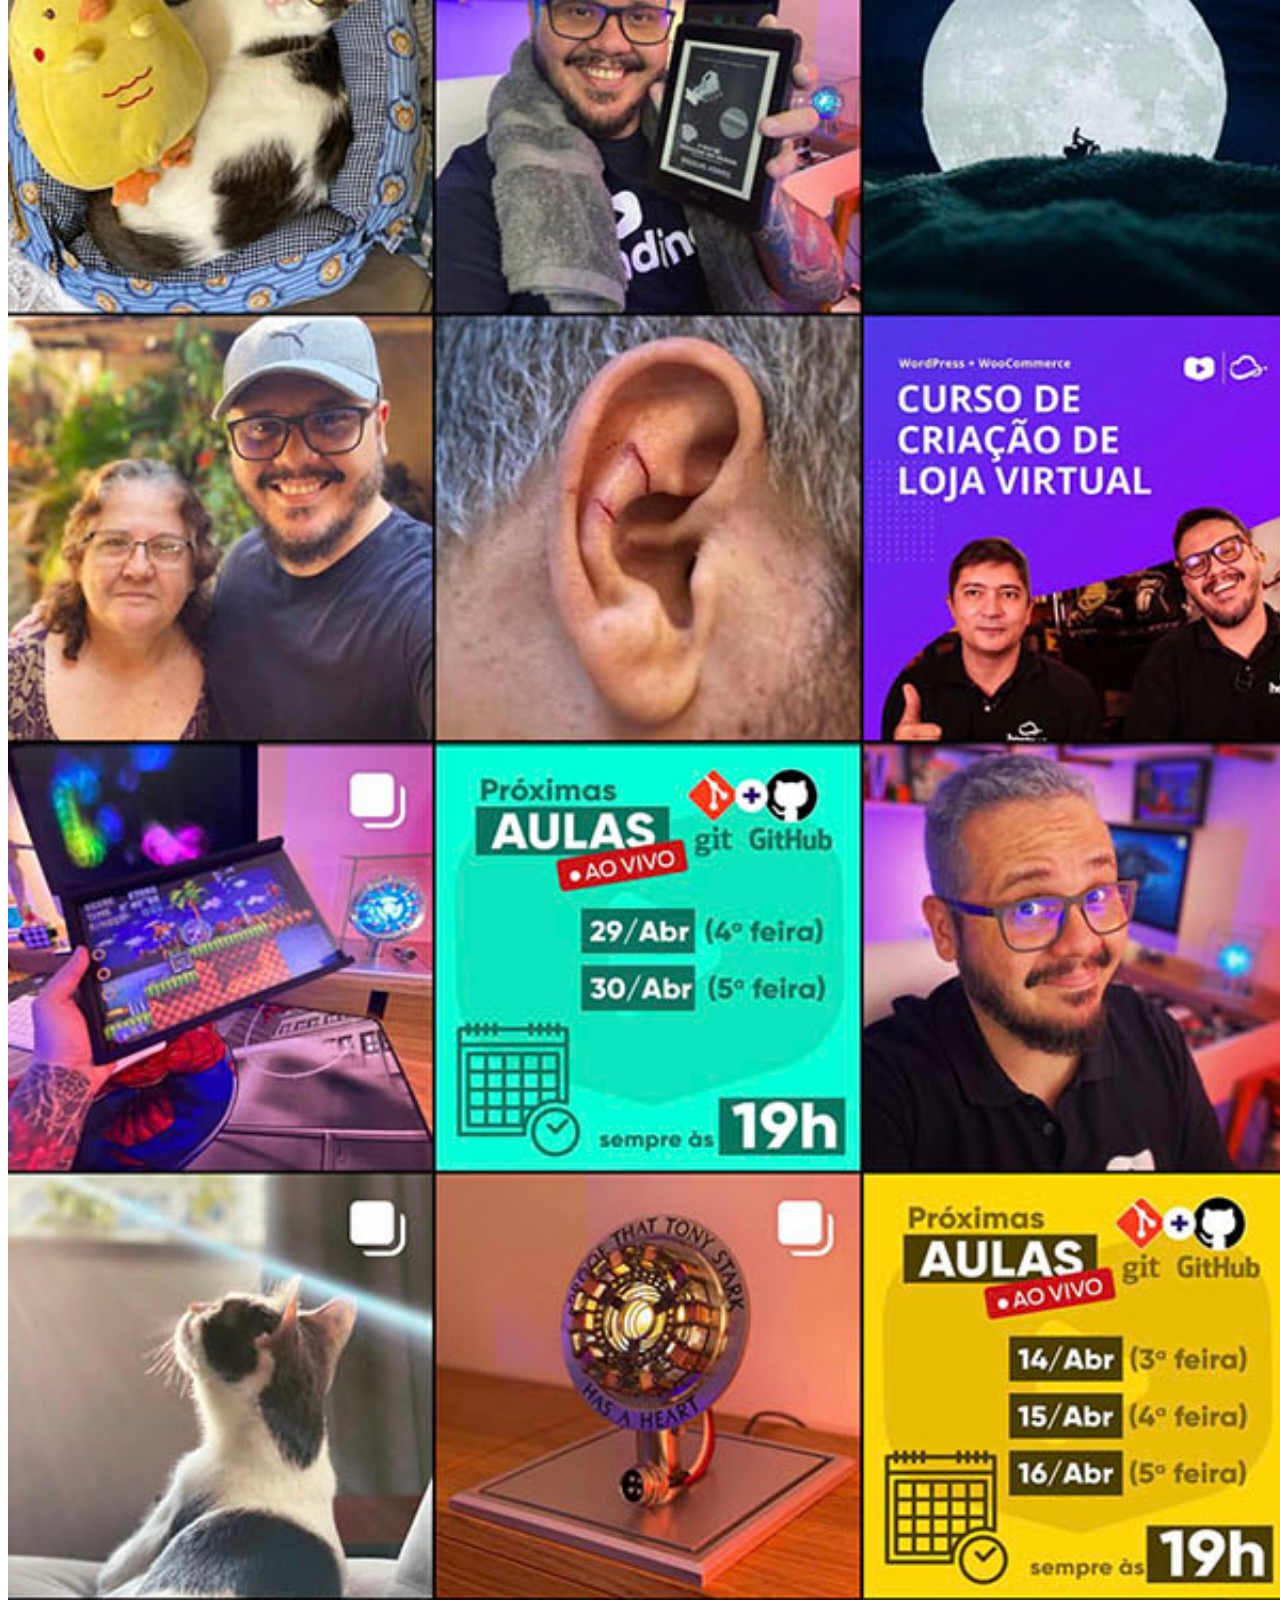
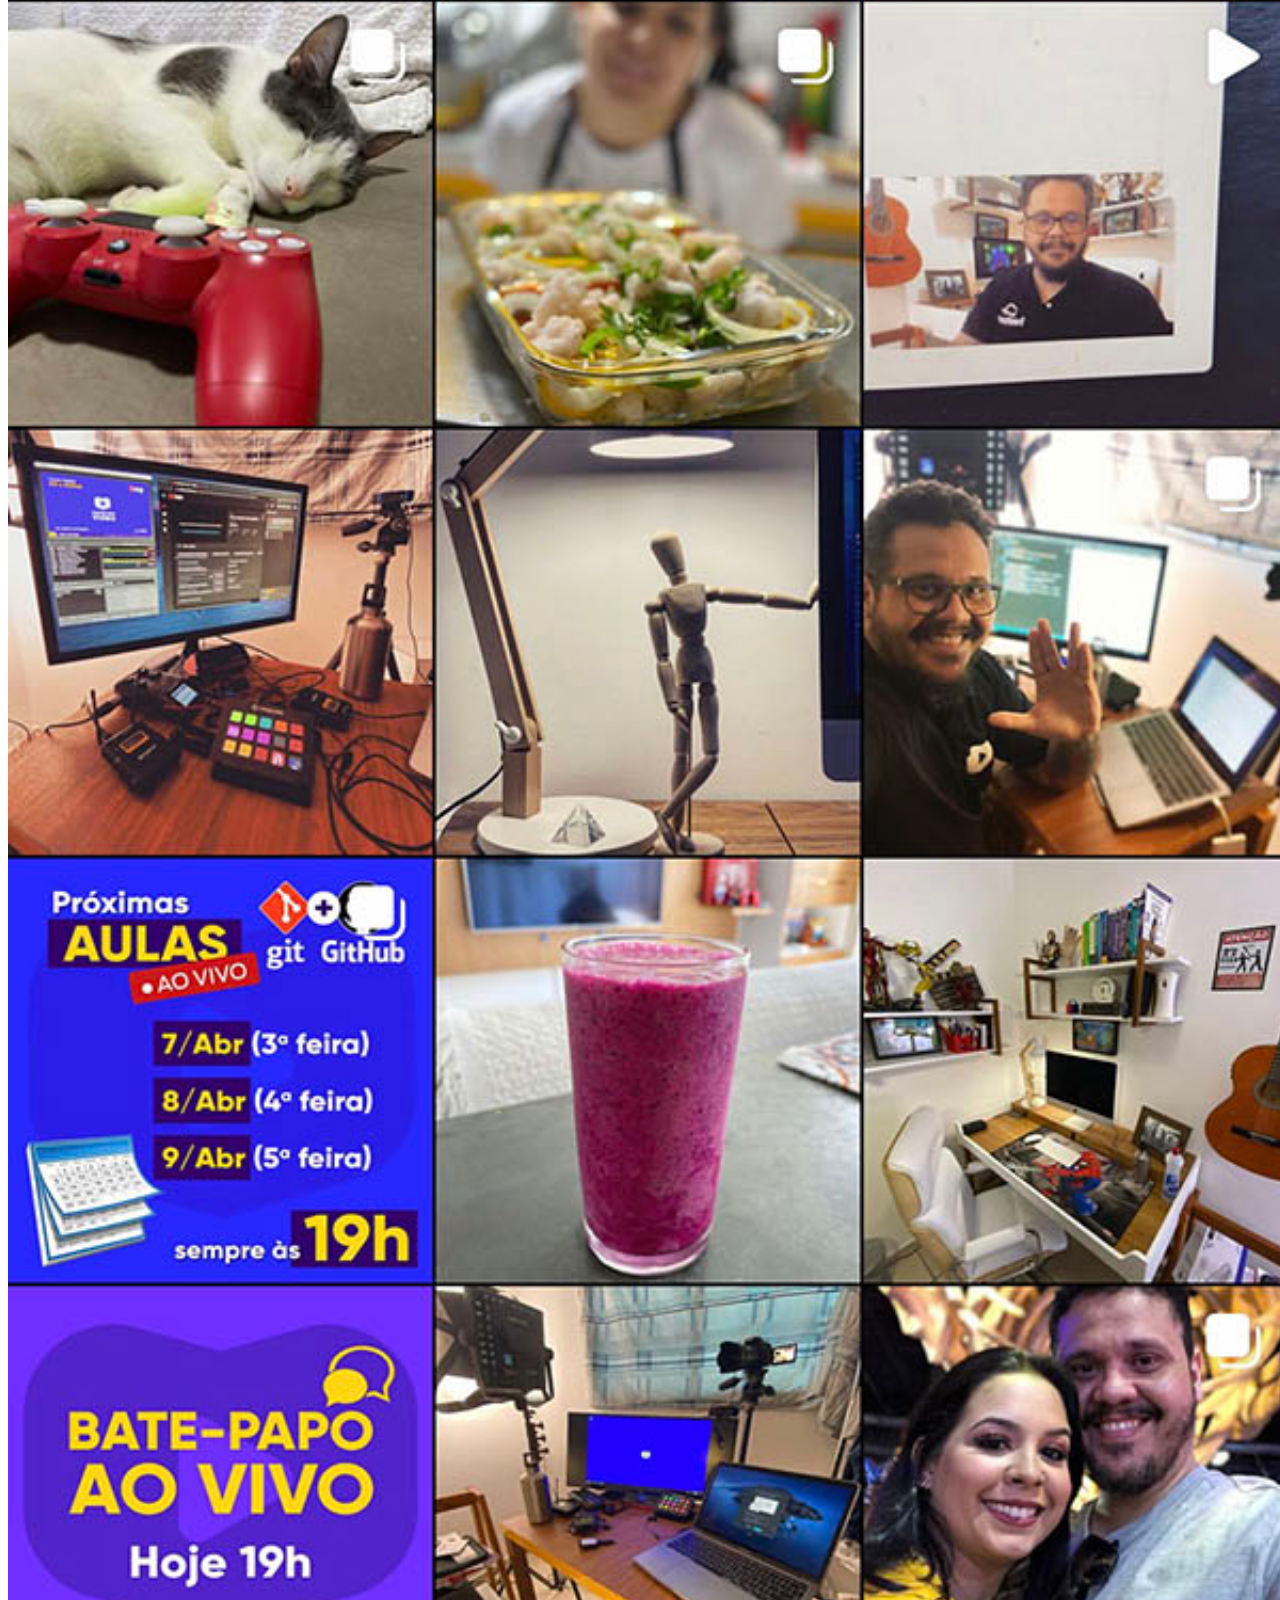
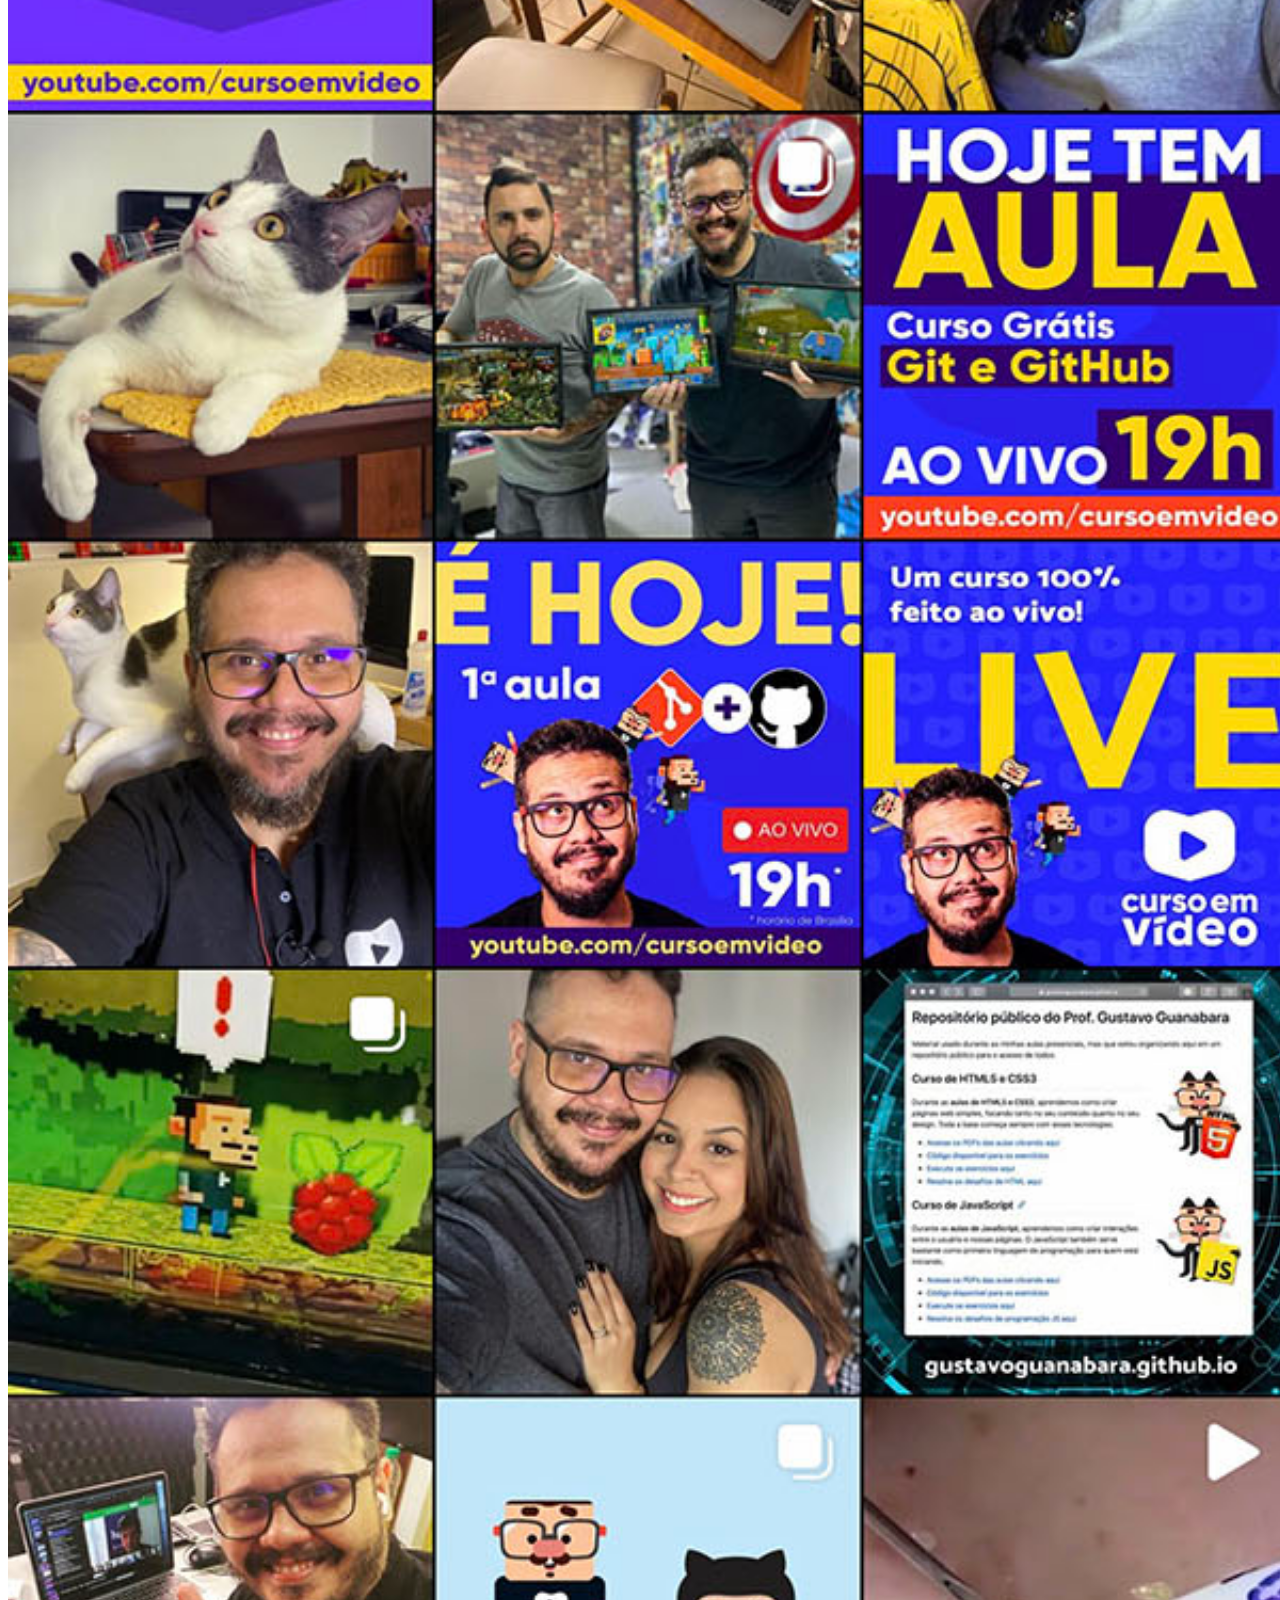
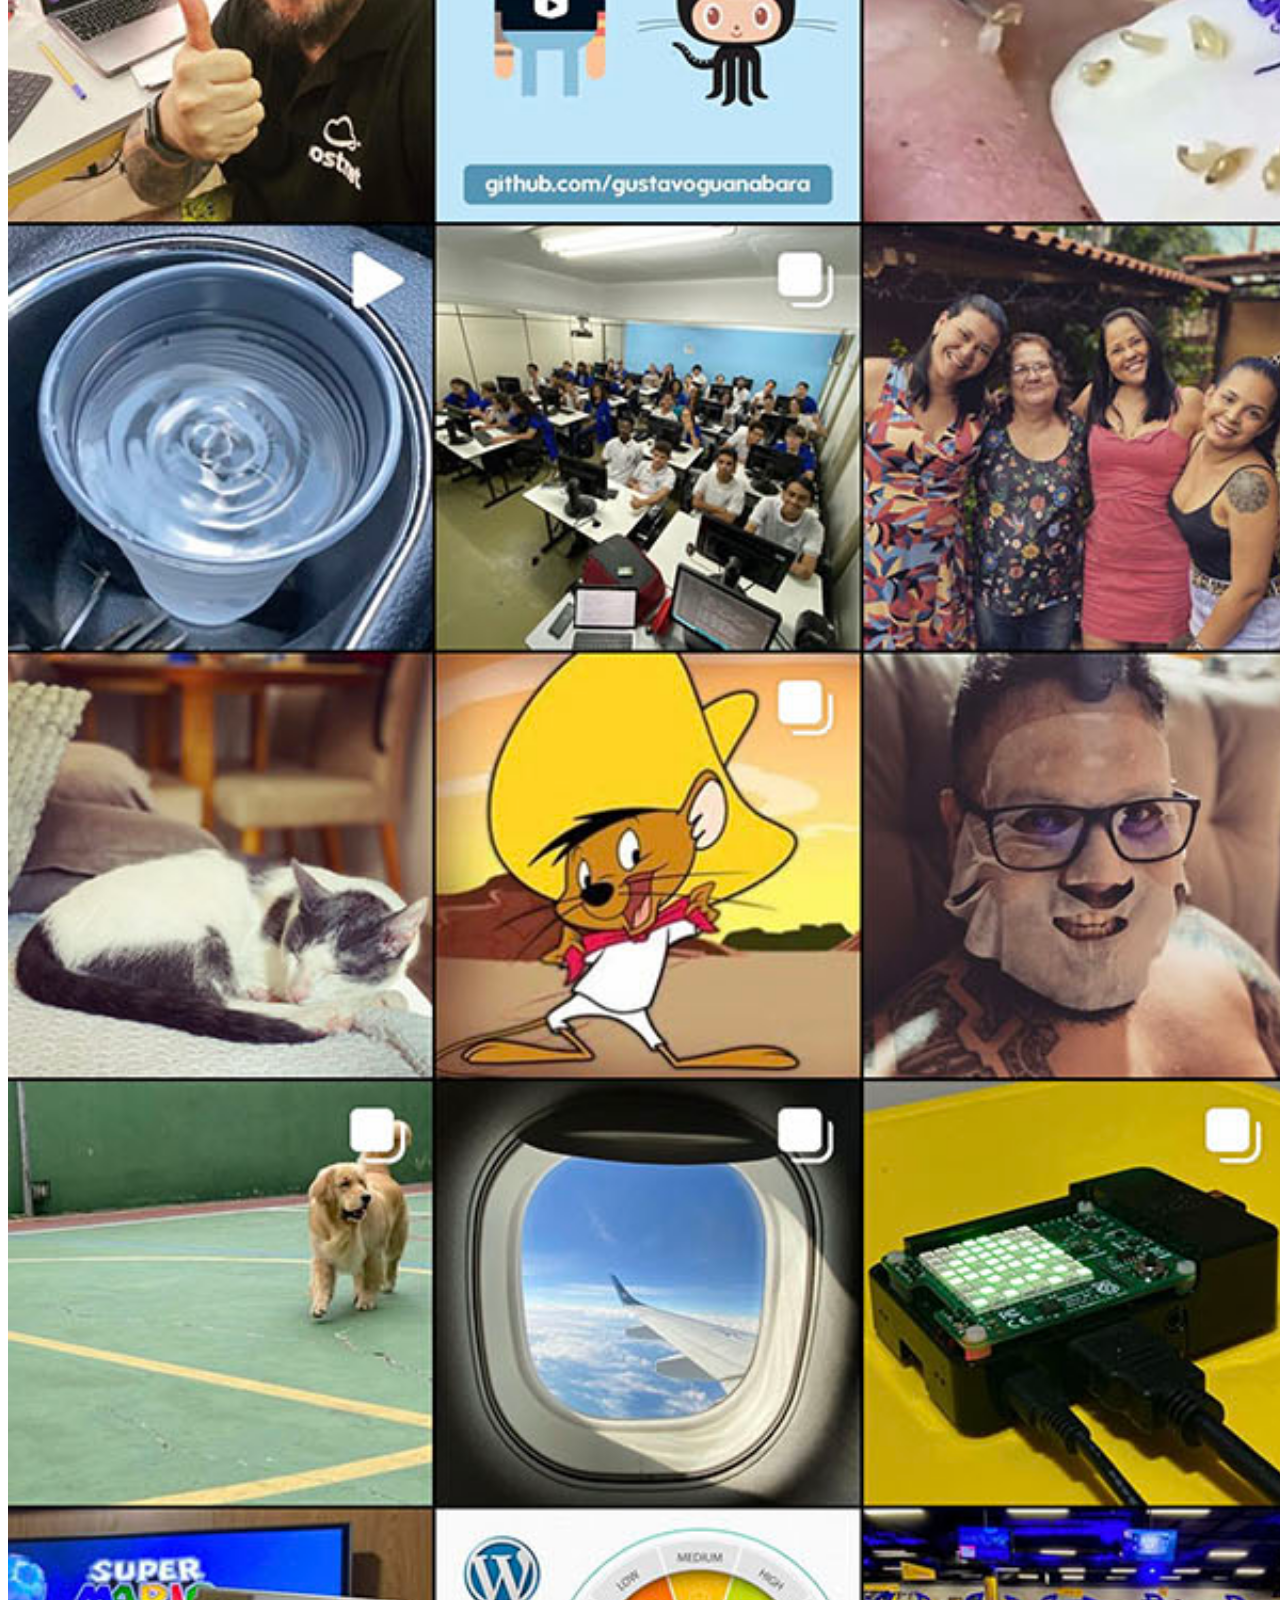
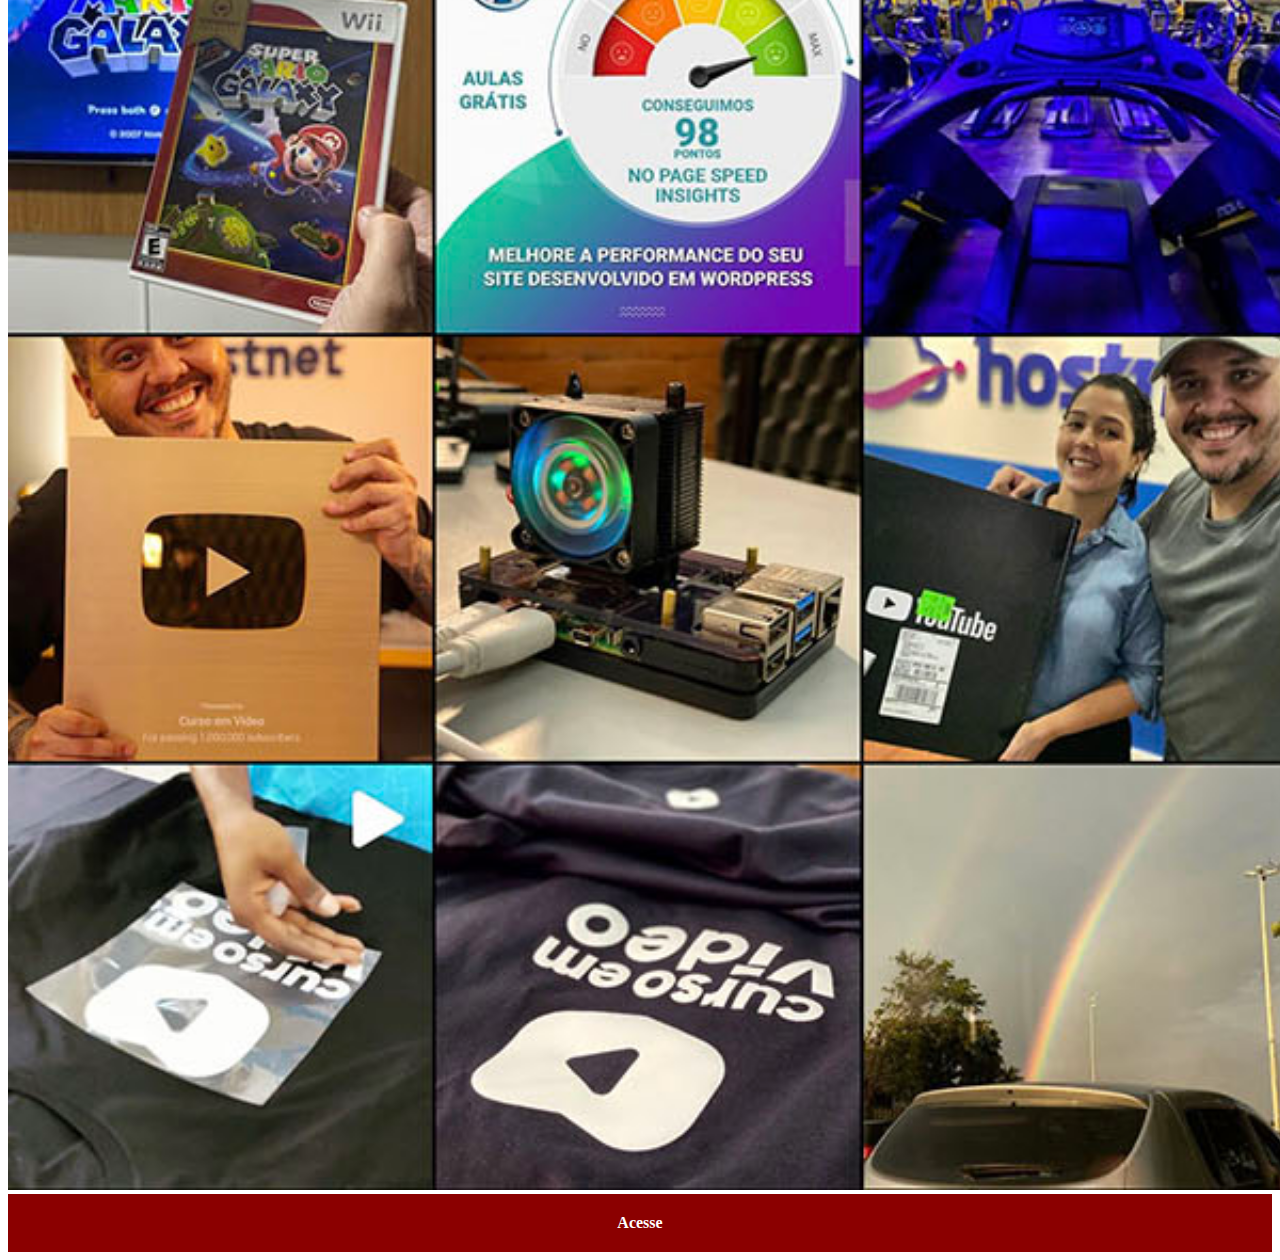
<file: instagram.html>
<!DOCTYPE html>
<html lang="pt-br">
<head>
    <meta charset="UTF-8">
    <meta http-equiv="X-UA-Compatible" content="IE=edge">
    <meta name="viewport" content="width=device-width, initial-scale=1.0">
    <title>Instagram</title>
    <link rel="stylesheet" href="estilos/social.css">
</head>
<body>
    <img src="imagens/tela-instagram.jpg" alt="Instagram">
    <a href="https://www.instagram.com/gustavoguanabara/">Acesse</a>
</body>
</html>
</file>
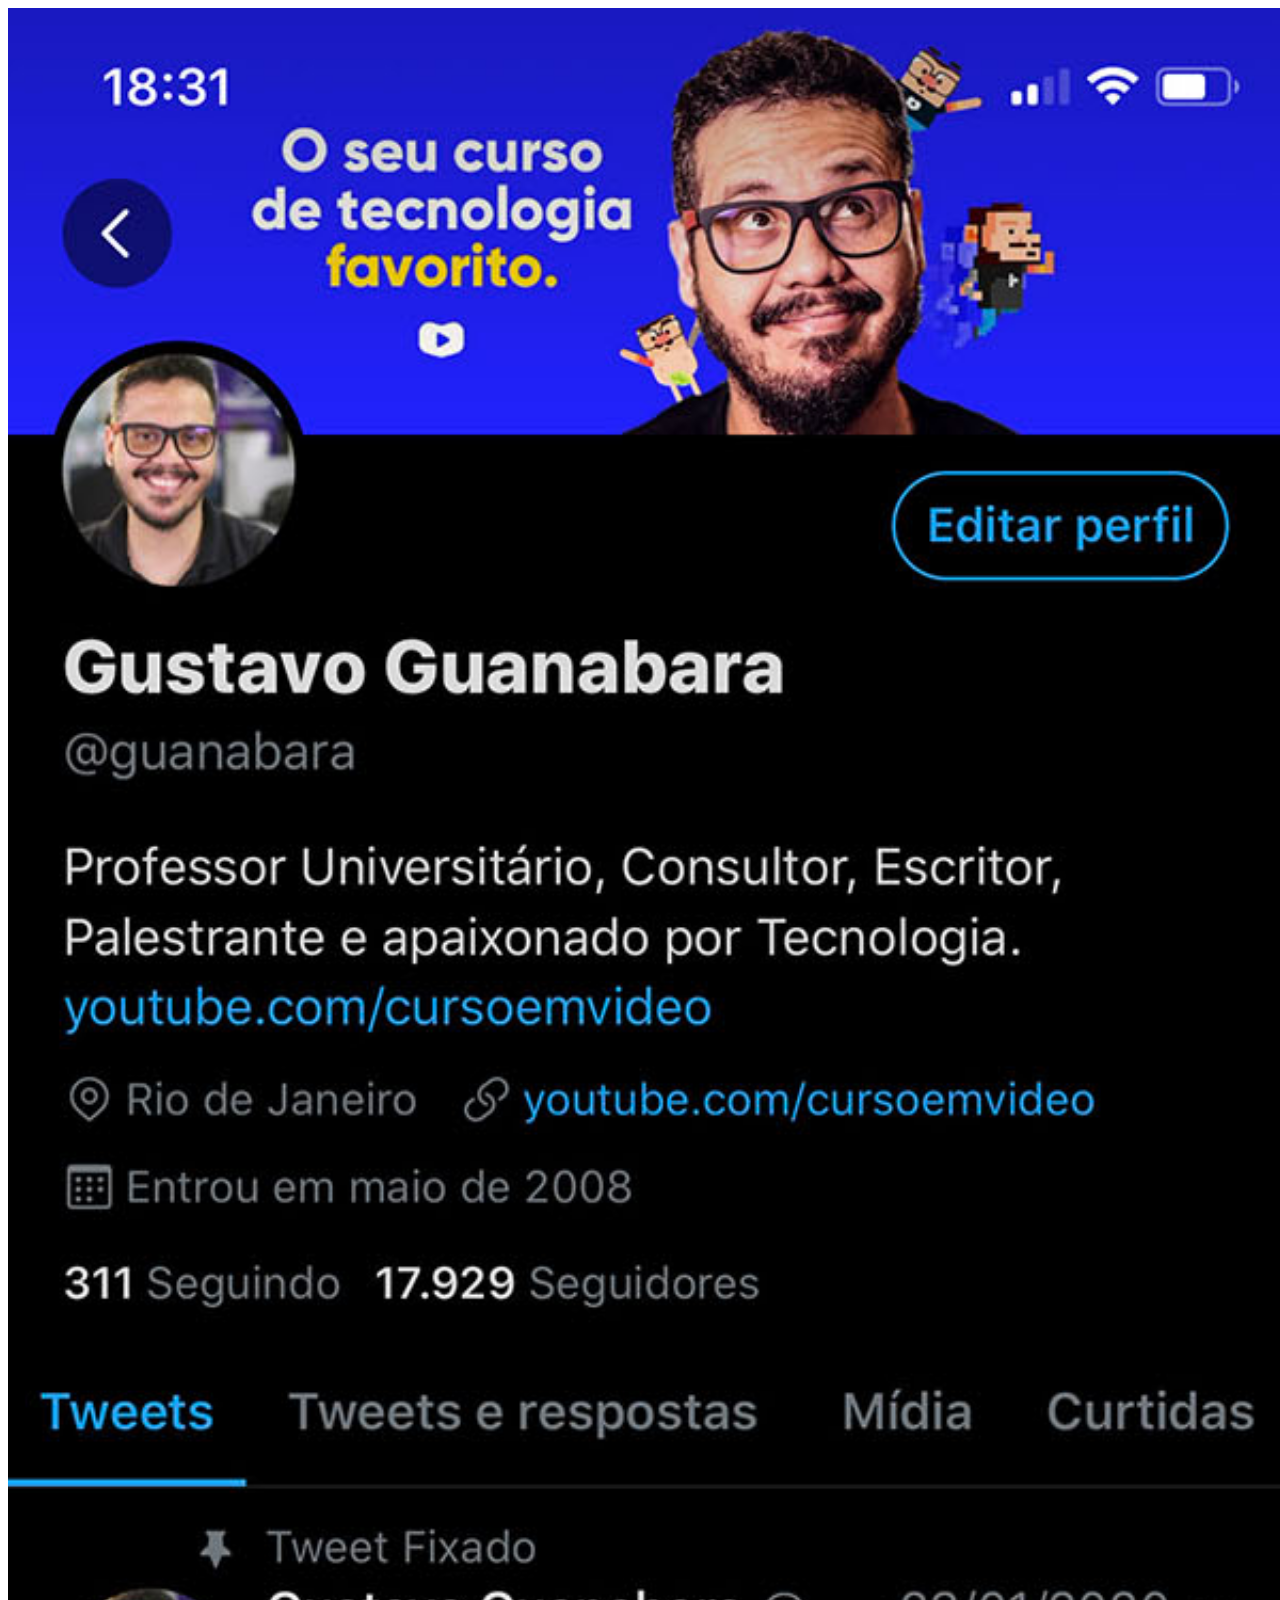
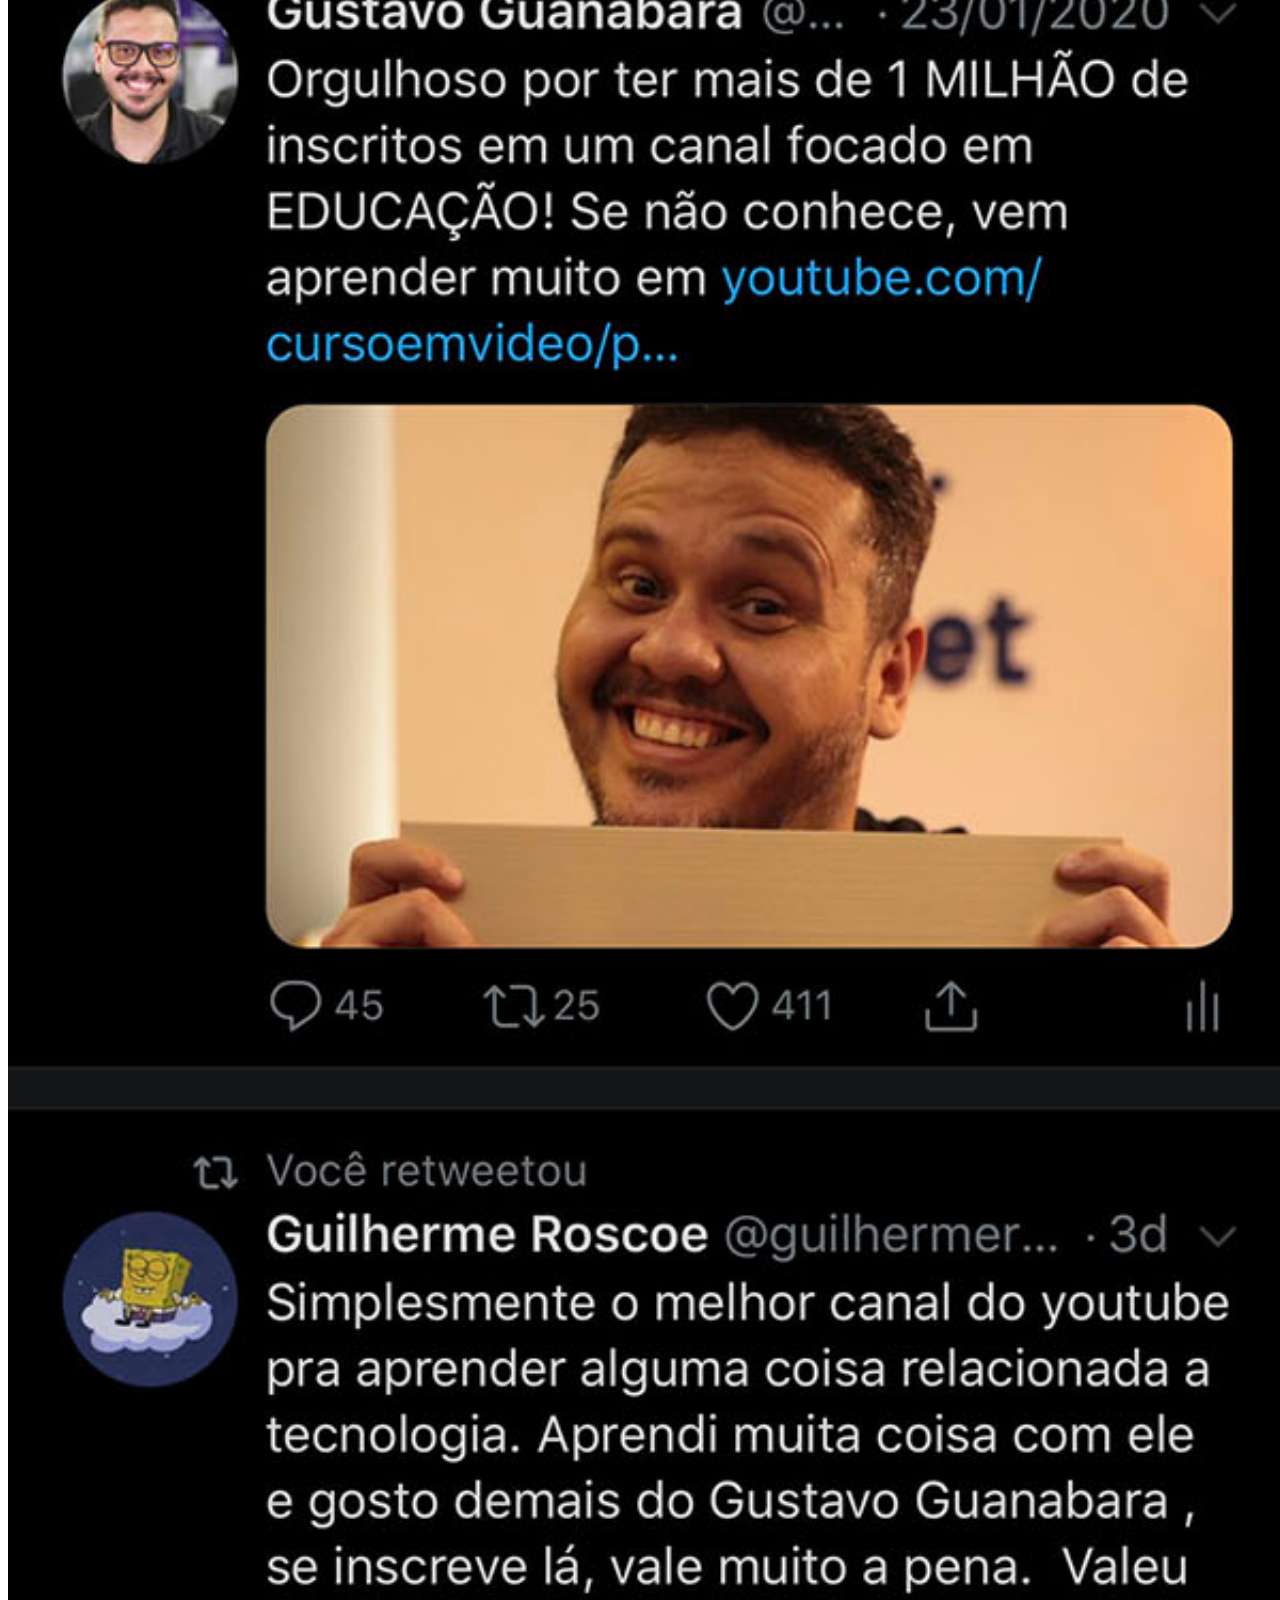
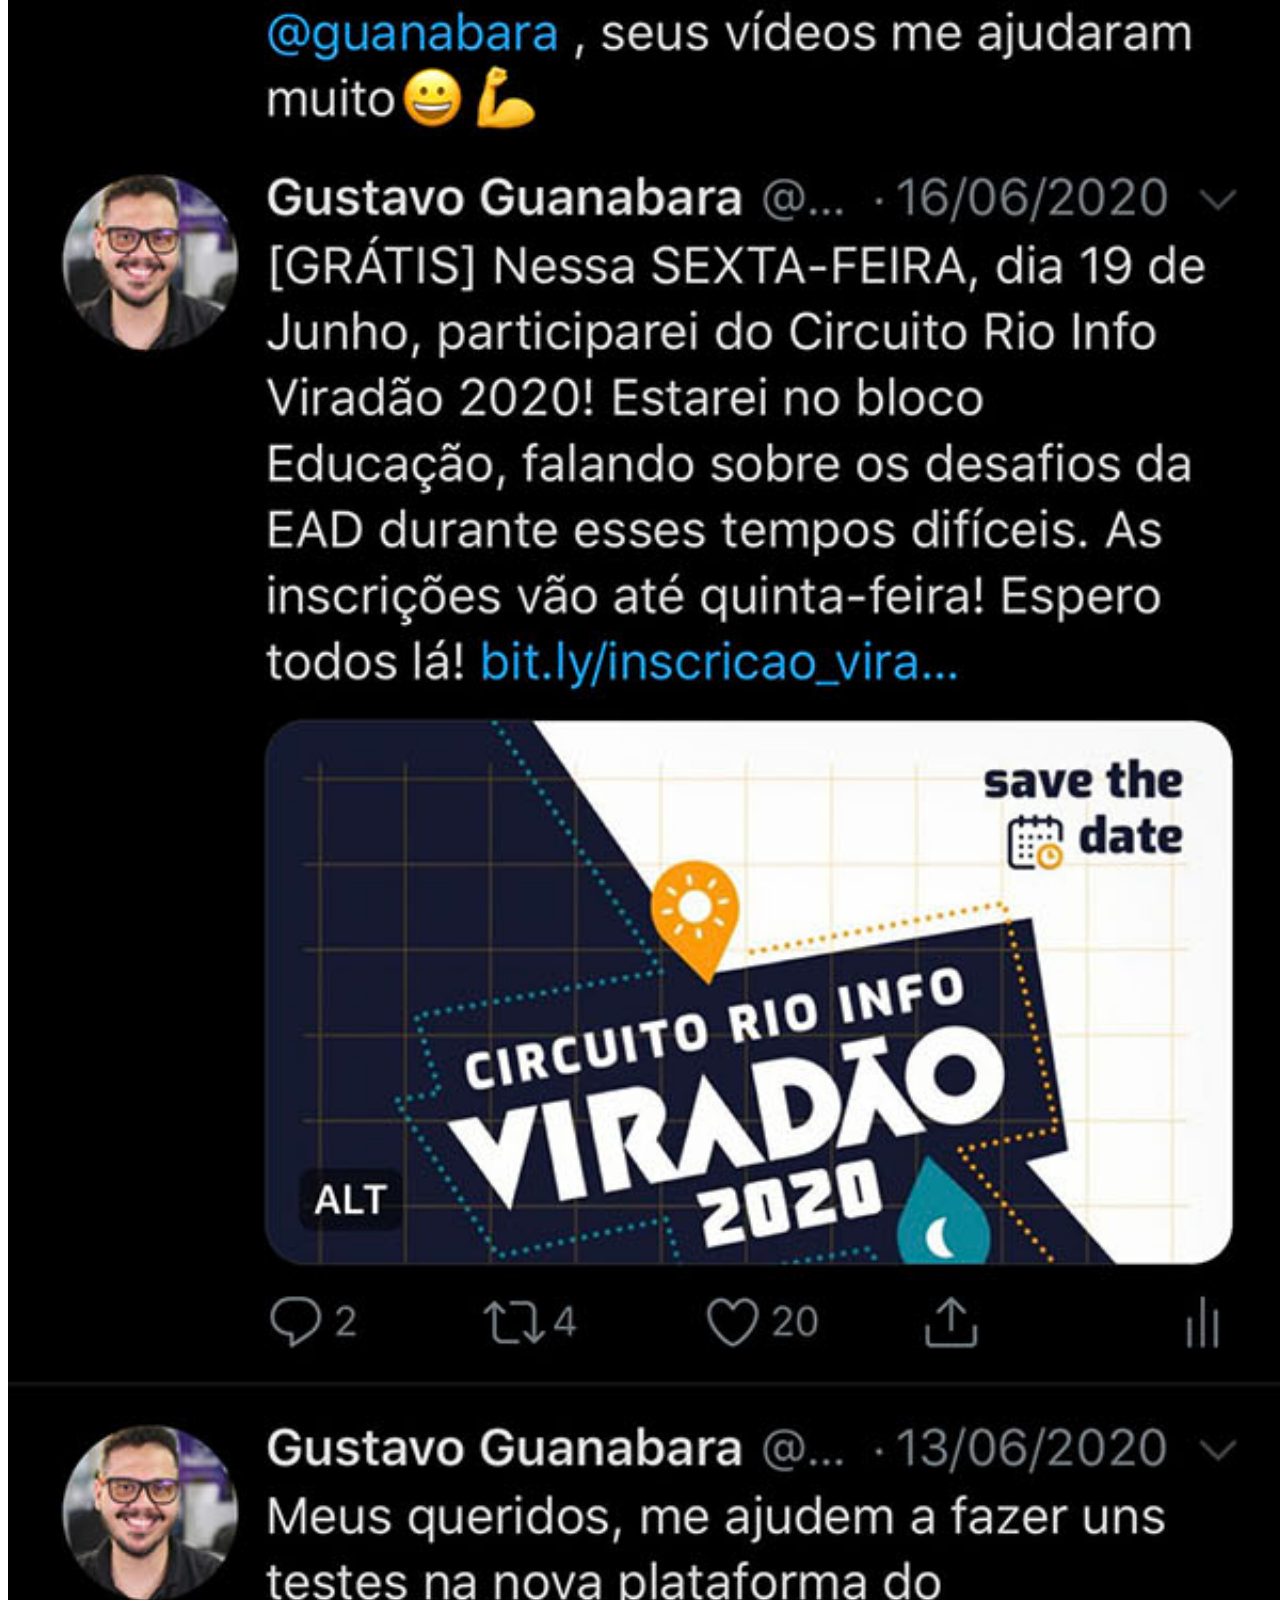
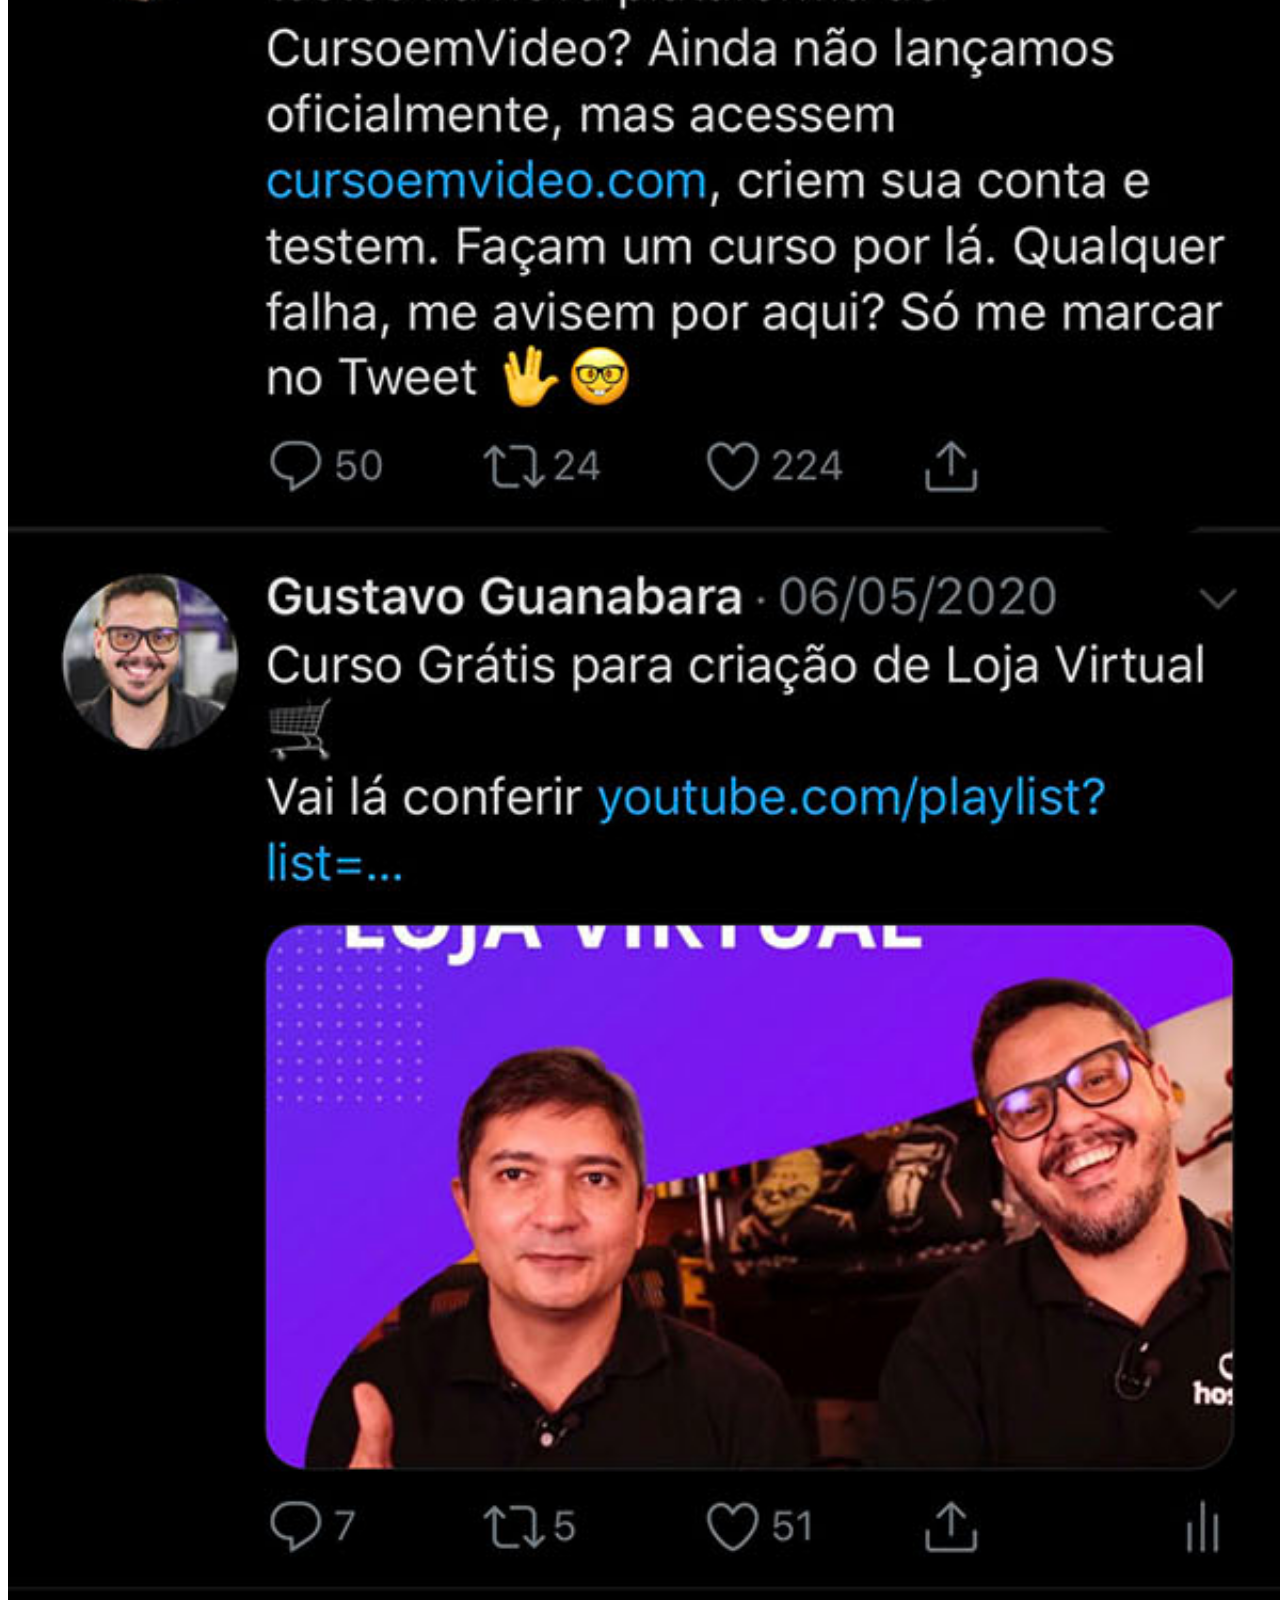
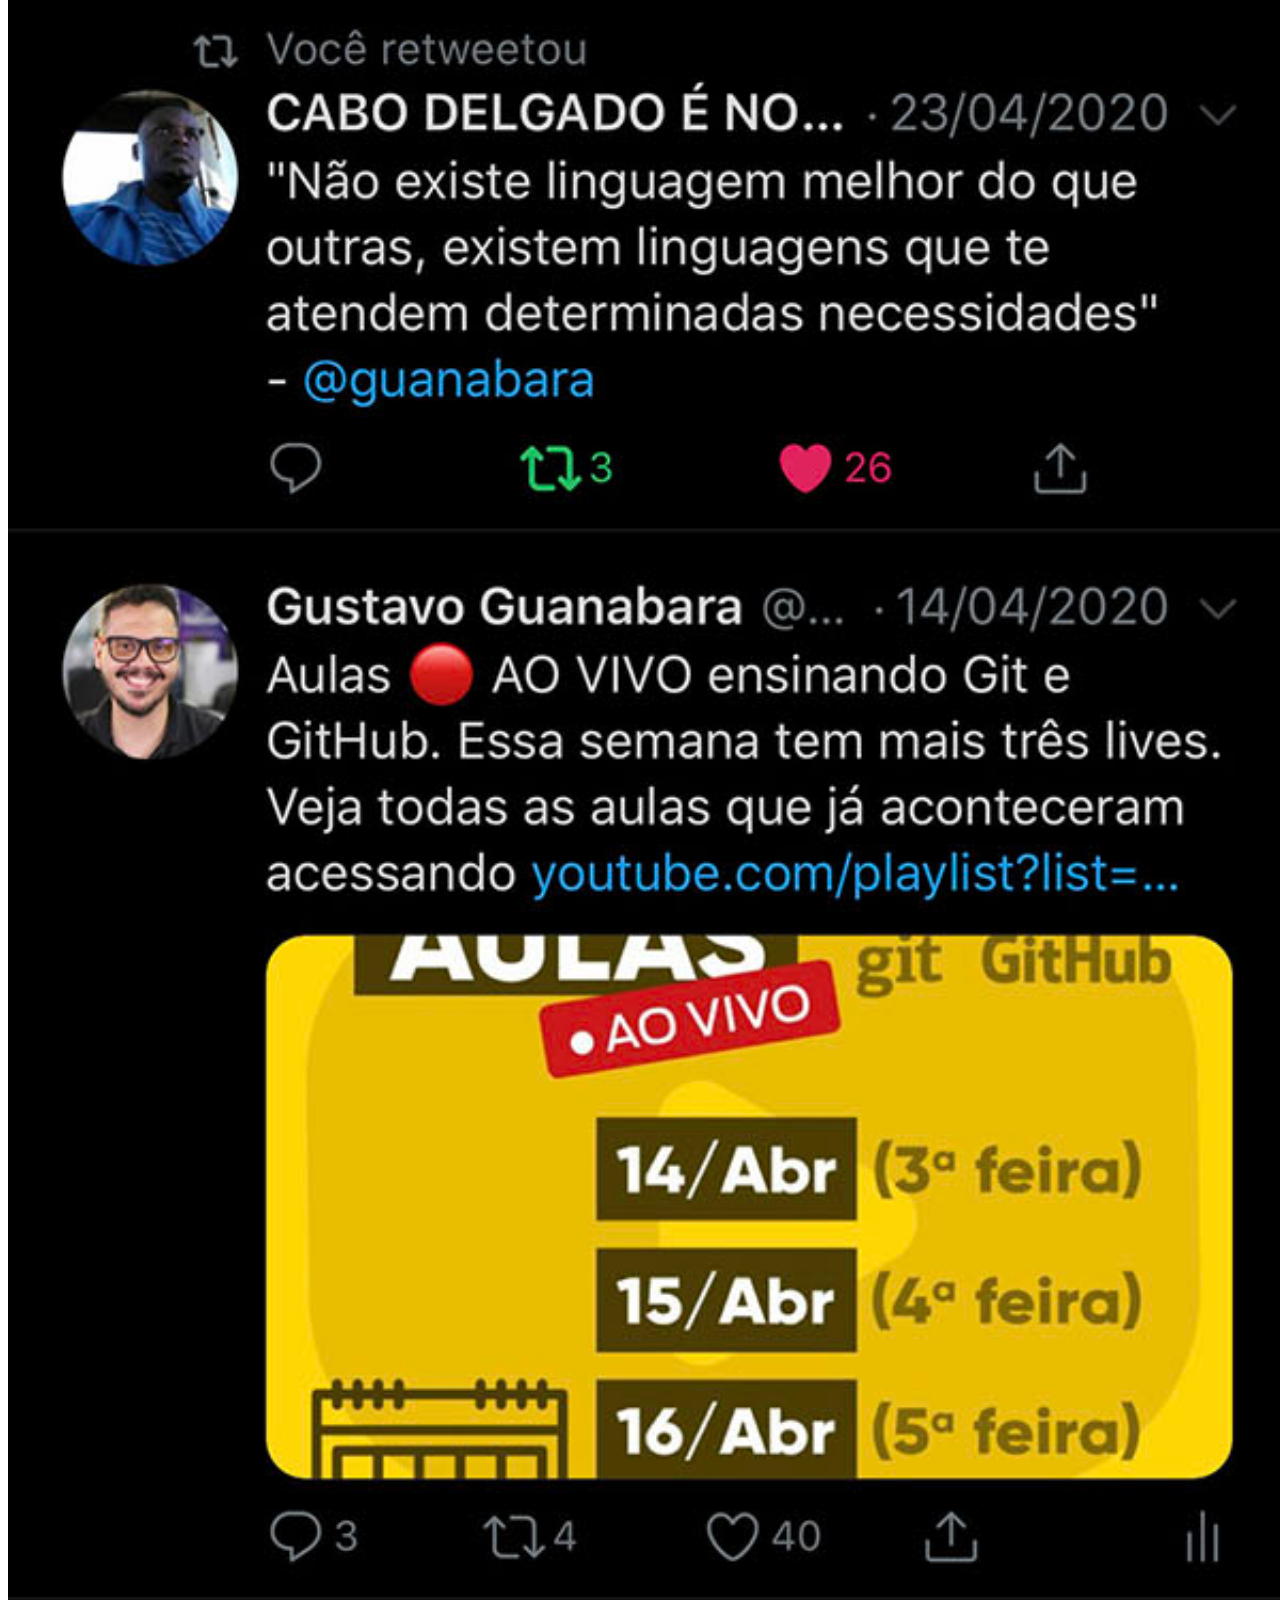
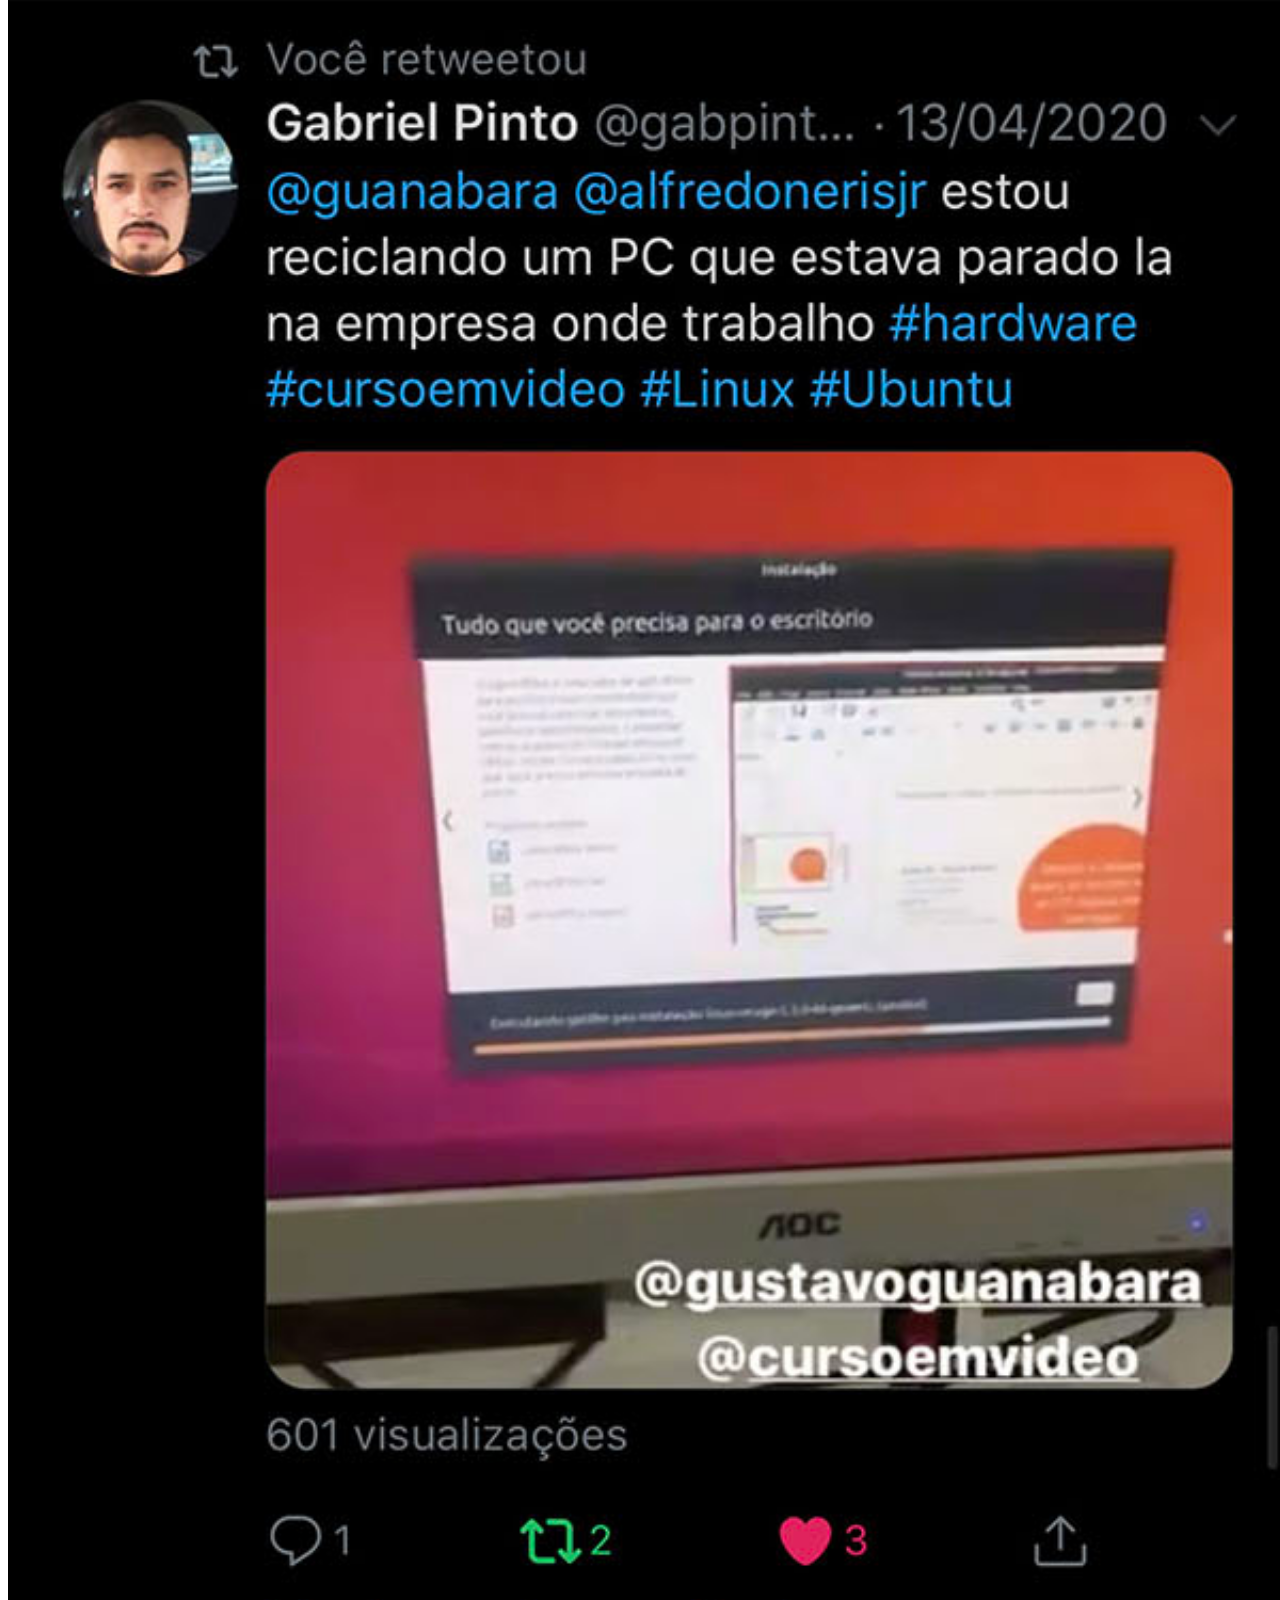
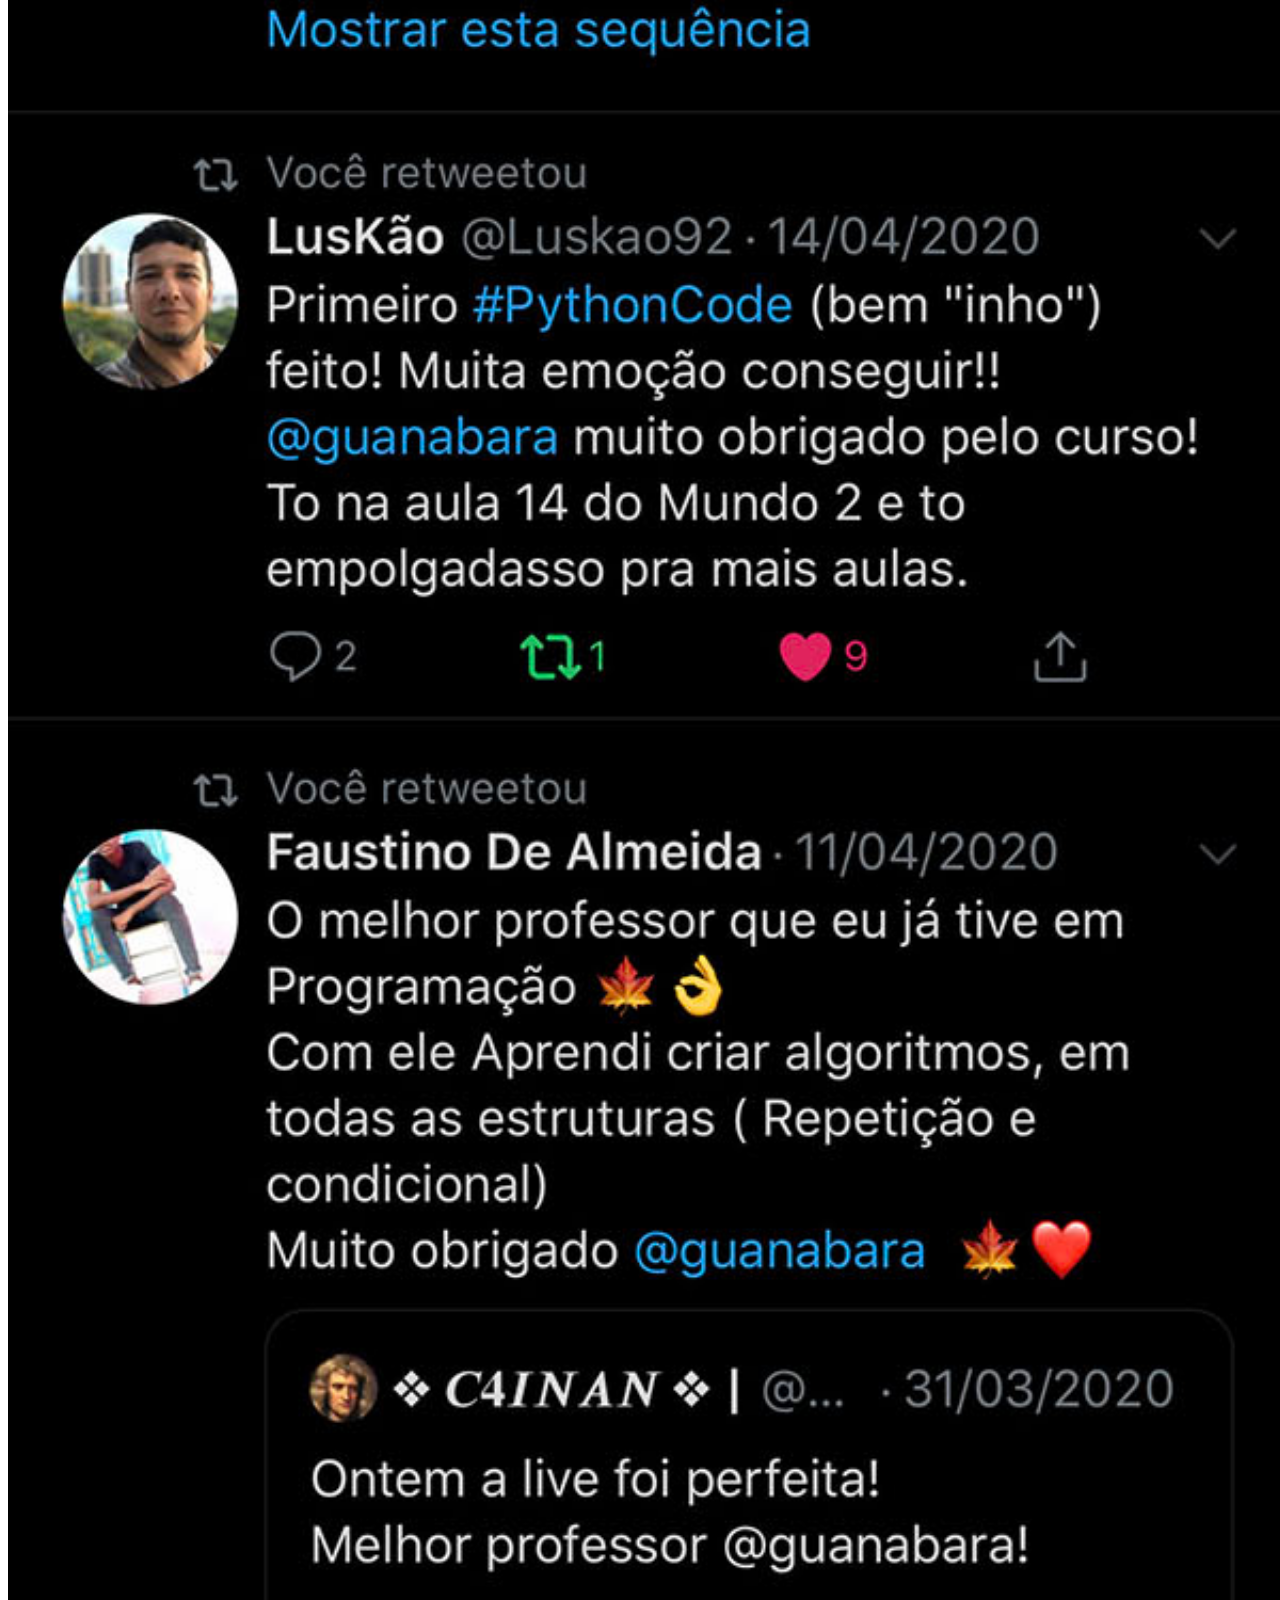
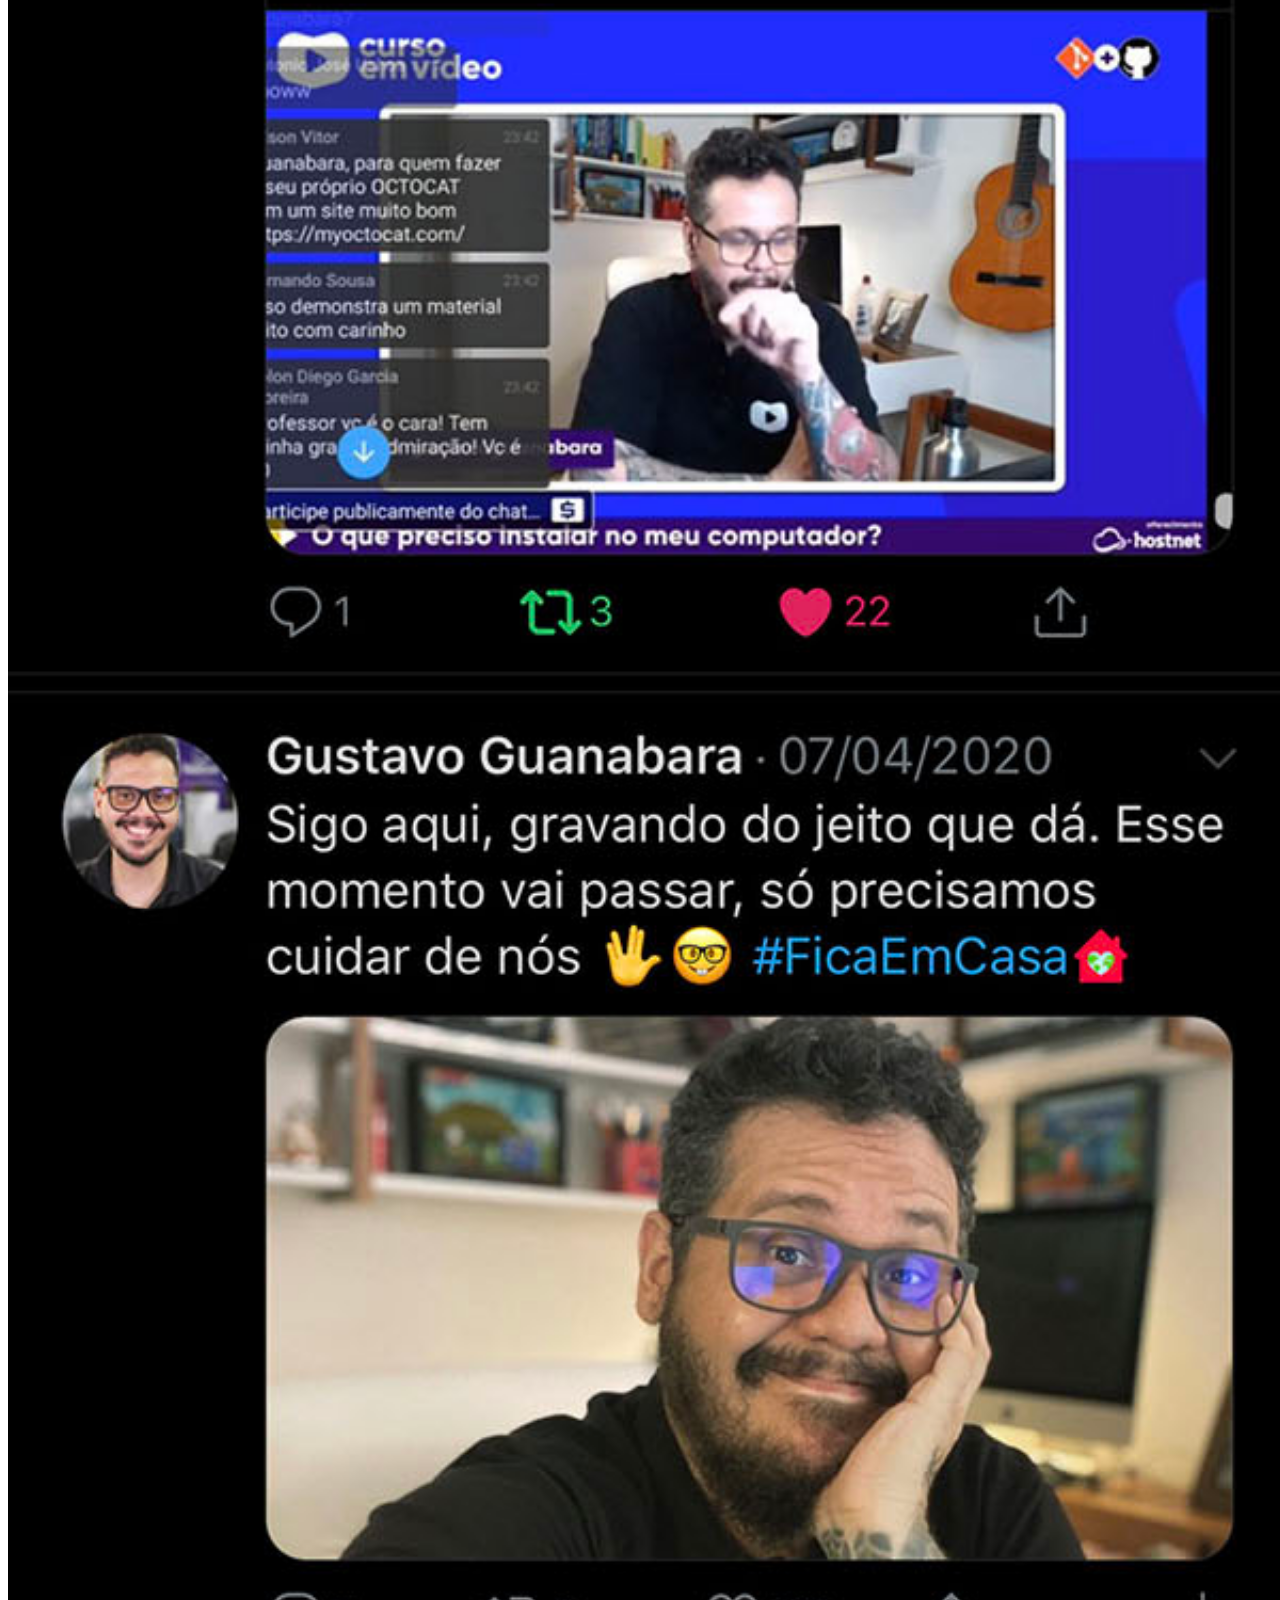
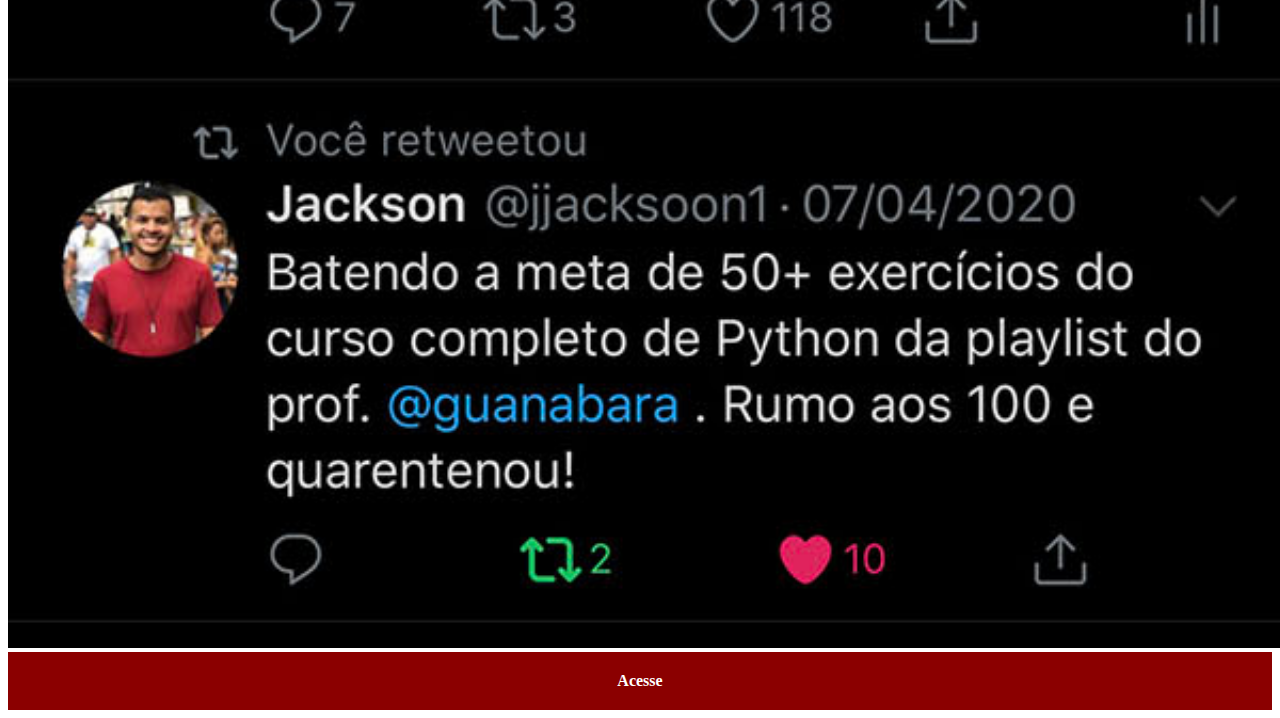
<file: twitter.html>
<!DOCTYPE html>
<html lang="pt-br">
<head>
    <meta charset="UTF-8">
    <meta http-equiv="X-UA-Compatible" content="IE=edge">
    <meta name="viewport" content="width=device-width, initial-scale=1.0">
    <title>Twitter</title>
    <link rel="stylesheet" href="estilos/social.css">
</head>
<body>
    <img src="imagens/tela-twitter.jpg" alt="Twitter">
    <a href="https://twitter.com/guanabara" target="_blank">Acesse</a>
</body>
</html>
</file>
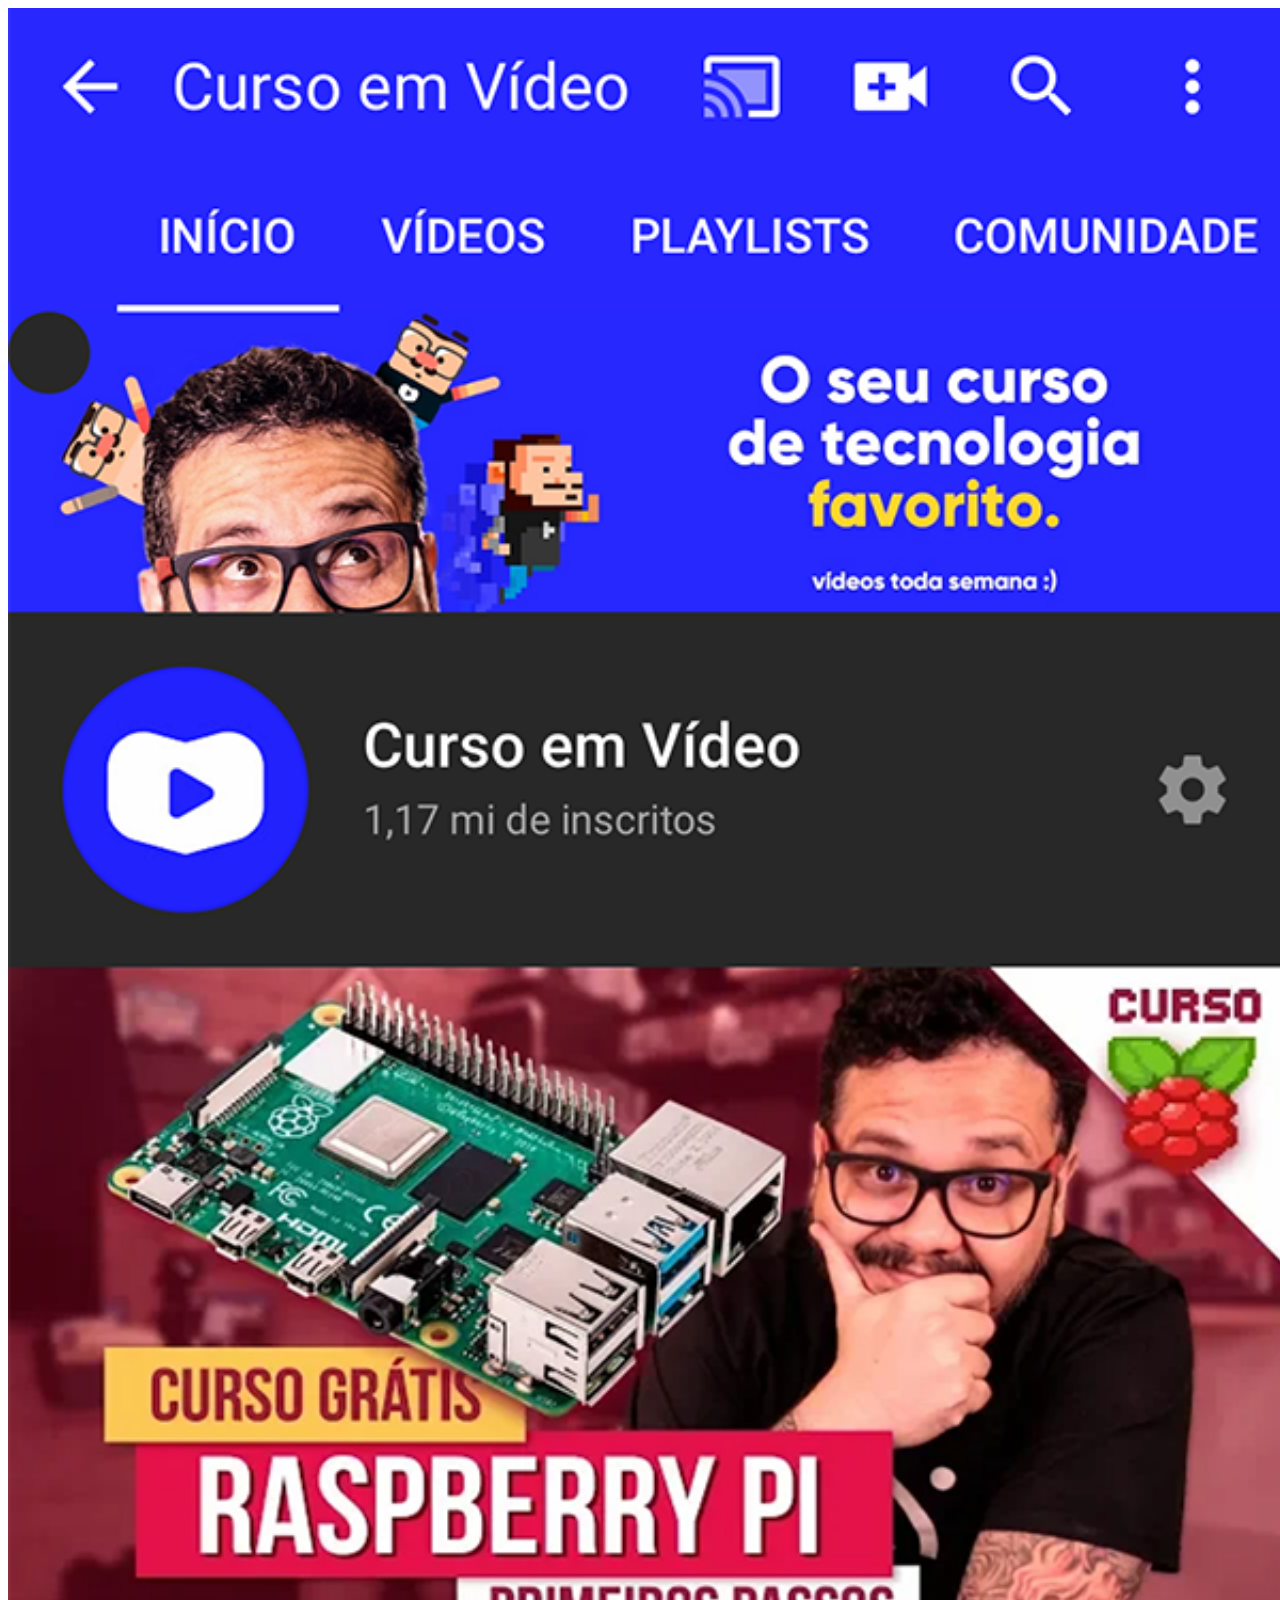
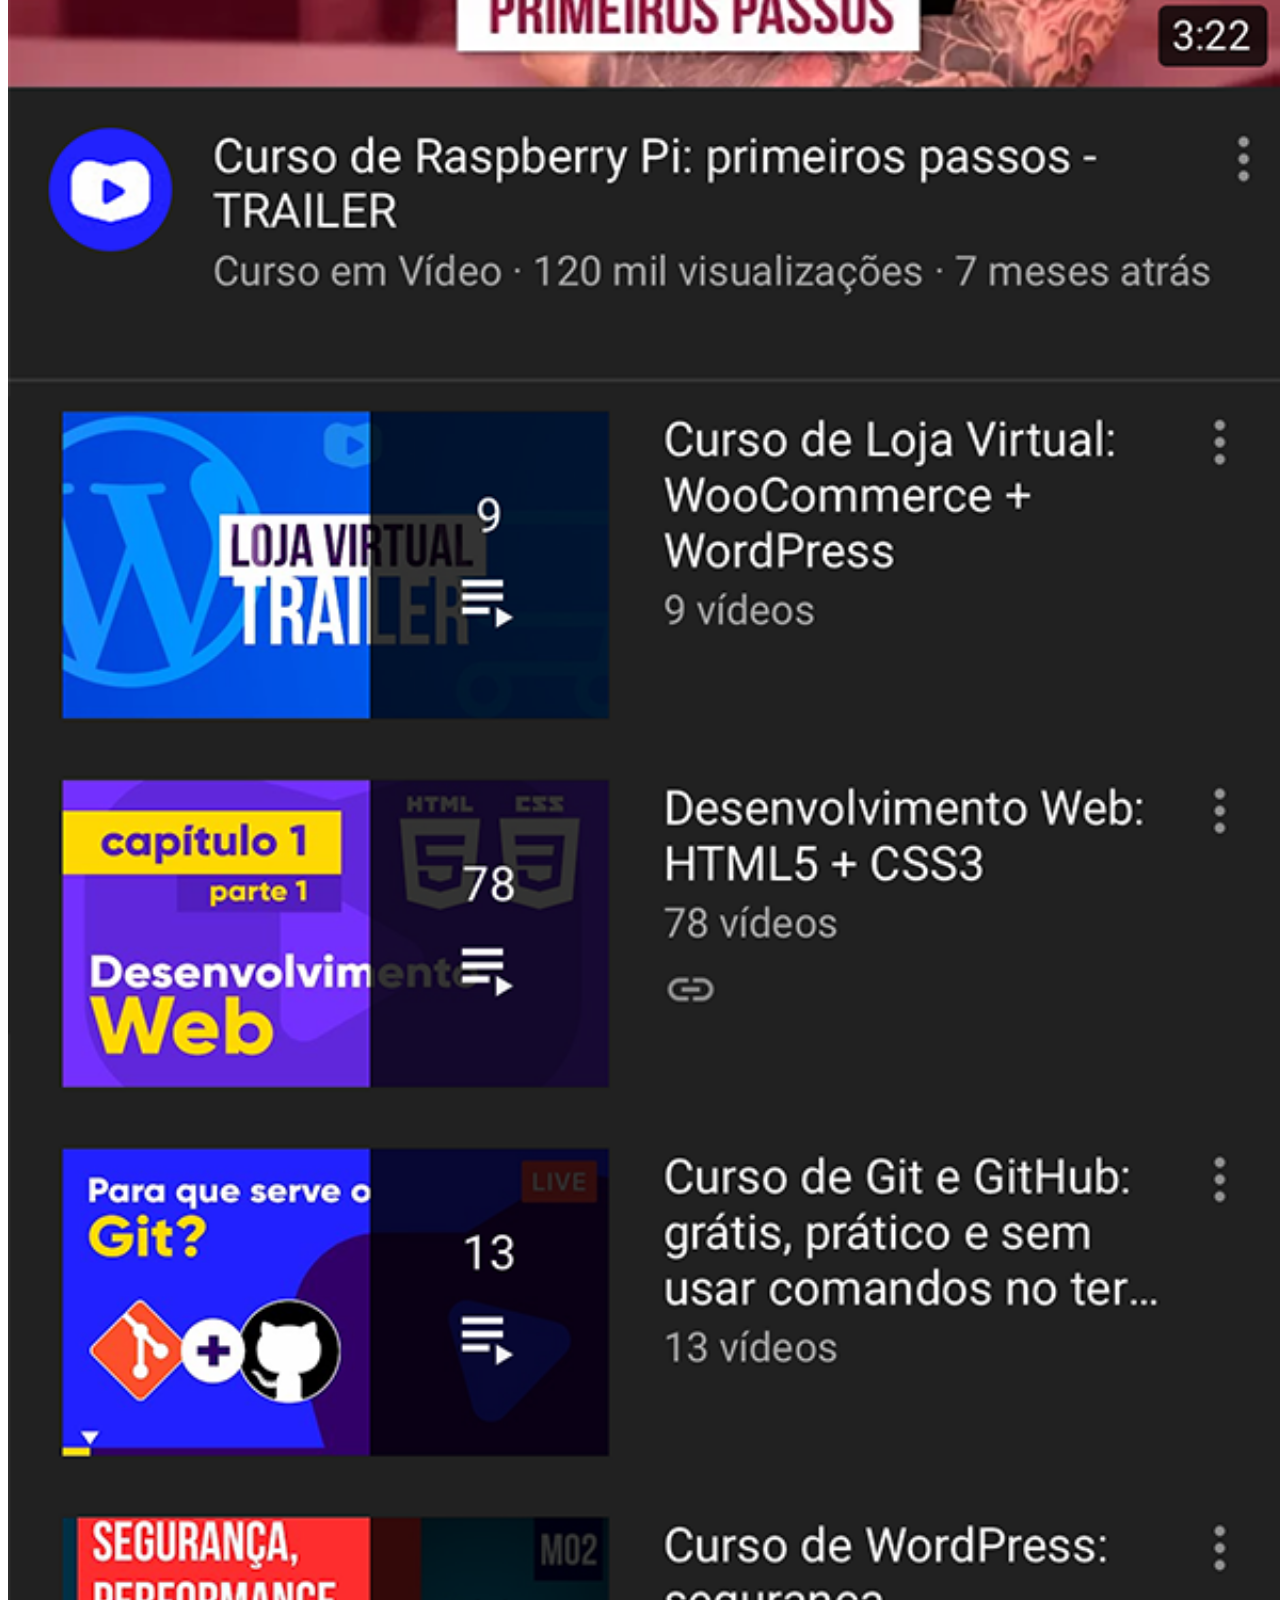
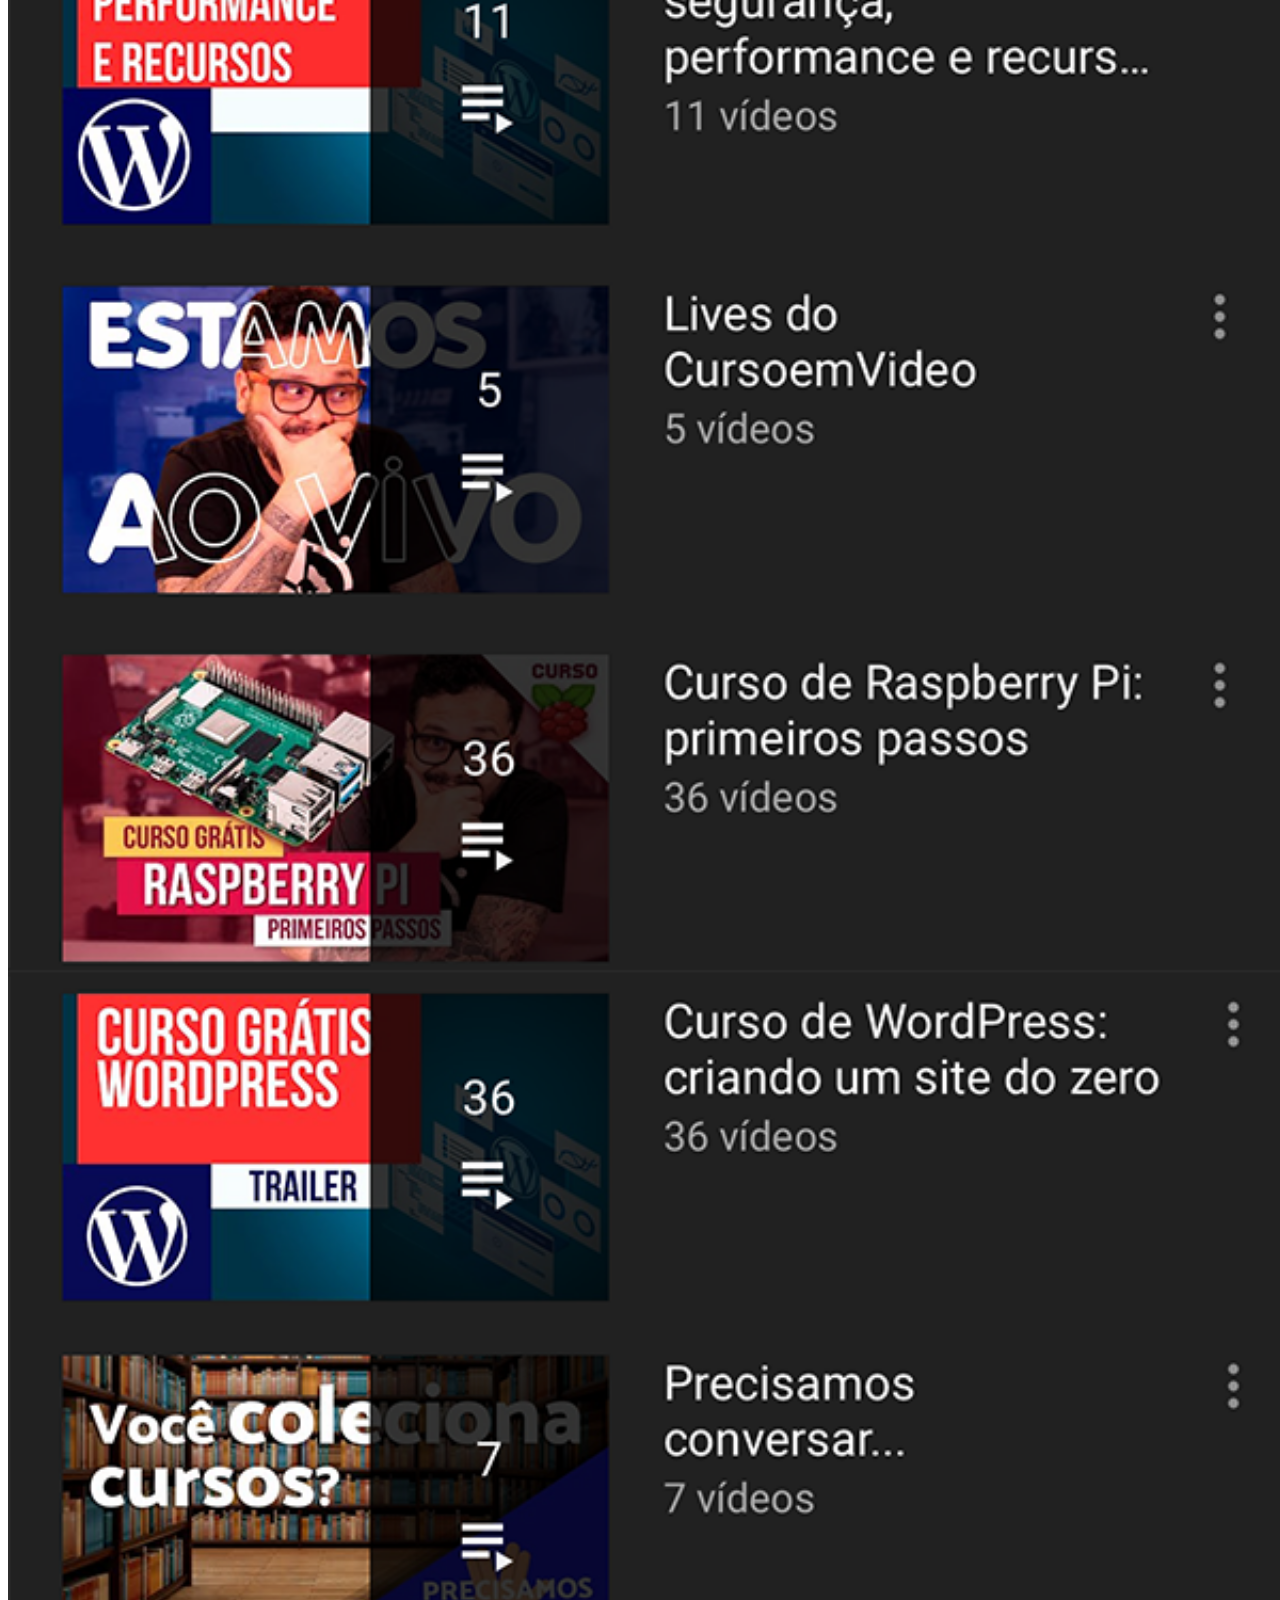
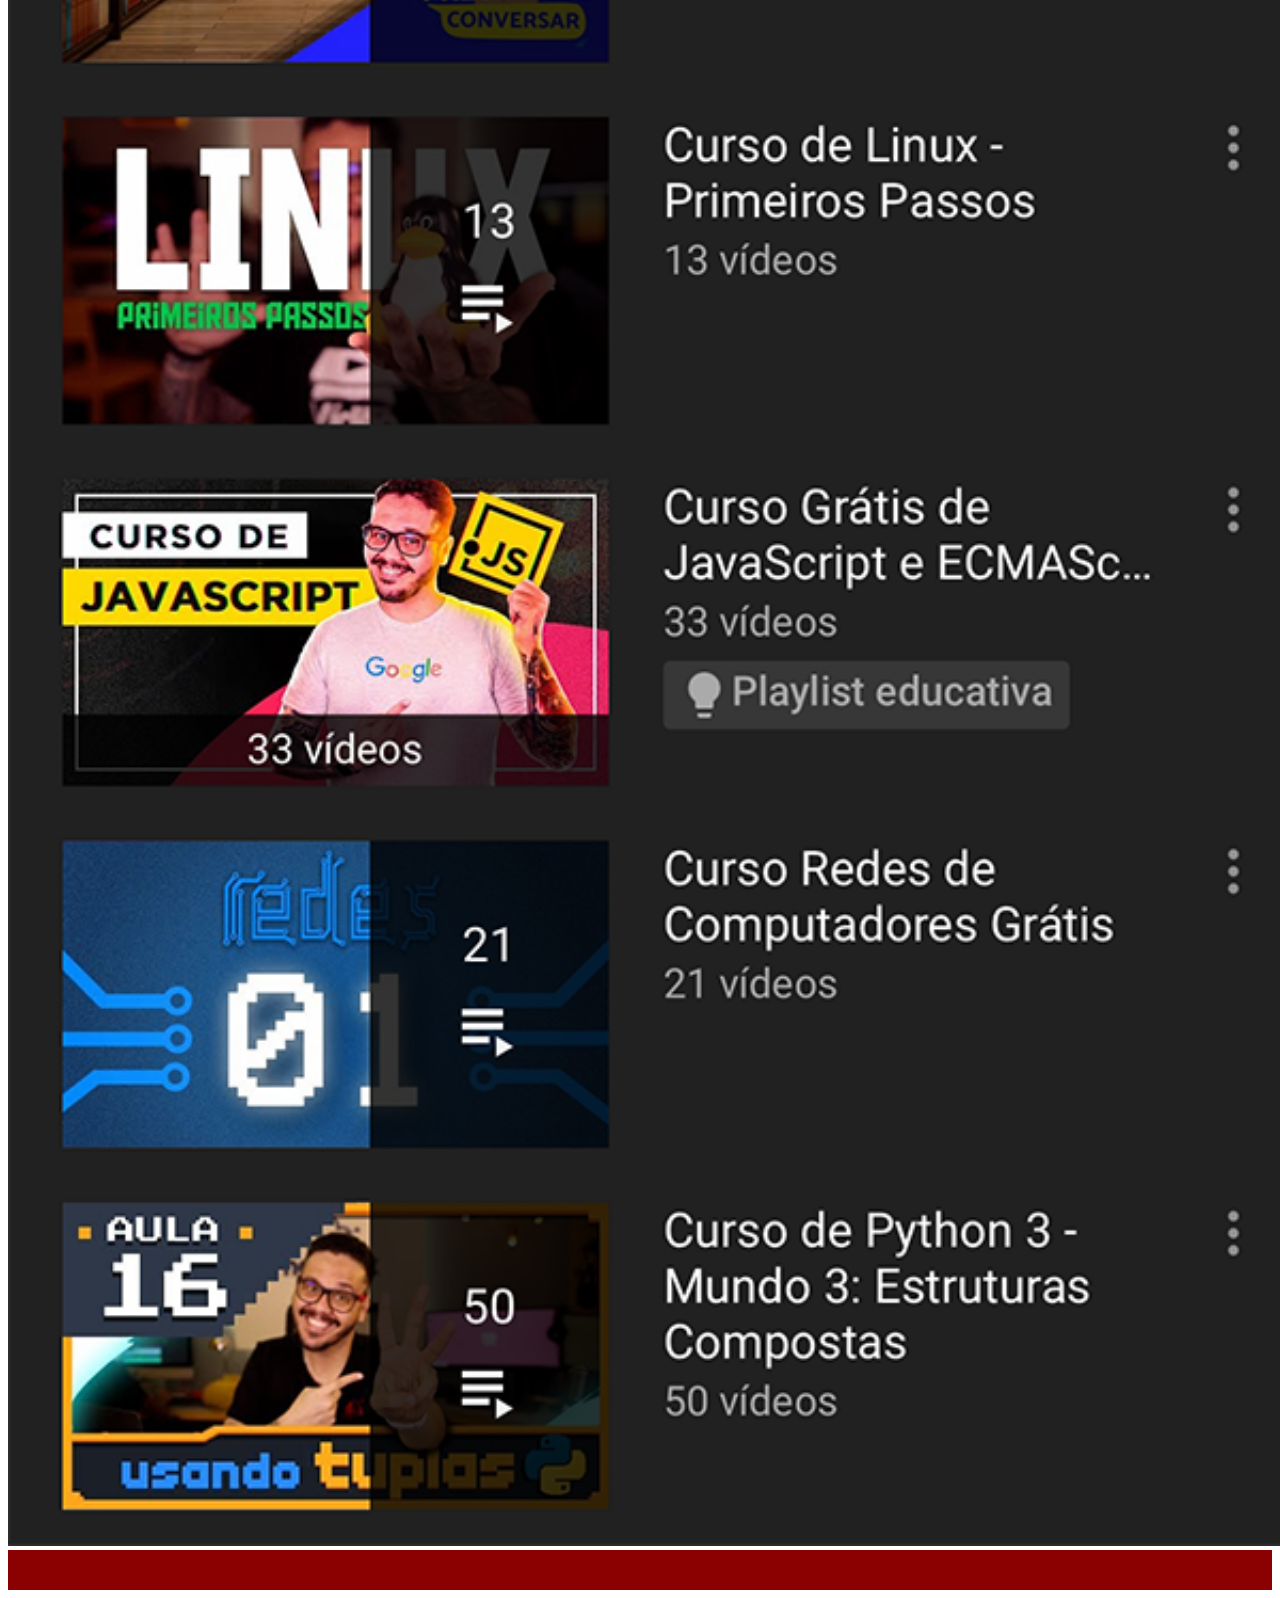
<file: youtube.html>
<!DOCTYPE html>
<html lang="pt-br">
<head>
    <meta charset="UTF-8">
    <meta http-equiv="X-UA-Compatible" content="IE=edge">
    <meta name="viewport" content="width=device-width, initial-scale=1.0">
    <title>YouTube</title>
    <link rel="stylesheet" href="estilos/social.css">
    
</head>
<body>
    <img src="imagens/tela-youtube.png" alt="Youtube">
    <a href="https://www.youtube.com/@CursoemVideo/playlists" target="_blank"></a>
</body>
</html>
</file>
<file: estilos/style.css>
@charset "UTF-8";

* {
    margin: 0px;
    padding: 0px;
    font-family: Arial, Helvetica, sans-serif;
}

html, body {
    height: 100vh;
    width: 100vw;
    background-color: black;
}
body {
    background: url(../imagens/fundo-madeira.jpg) no-repeat top center;
    background-size: cover;
    background-attachment: fixed;
}

main {
    height: 90vh;
    position: relative;
}

section#telefone {
    position: absolute;
    top: 50%;
    left: 50%;
    transform: translate(-50%, -50%);
    height: 627px;
    width: 311px;
    background: url(../imagens/frame-iphone.png) no-repeat;
}

iframe#tela {
    position: relative;
    top: 80px;
    left: 22px;
    width: 267px;
    height: 471px;

}
section#redes-sociais {
    text-align: right;
}

section#redes-sociais img {
    width: 50px;
    margin: 10px;
    border-radius: 50%;
    box-shadow: 2px 2px 5px rgba(0, 0, 0, 0.425);
    box-sizing: border-box;
}

section#redes-sociais img:hover{
    border: 2px solid rgba(255, 255, 255, 0.637);
    transform: translate(-3px -3px);
    box-shadow: 5px 5px 10px rgba(0, 0, 0, 0.637);
    transition: transform .5s, border 1s;
}
</file>
<file: estilos/social.css>
@charset "UTF-8"

* {
    max-resolution: 0px;
    padding: 0px;
    font-family: Arial, Helvetica, sans-serif;
}
::-webkit-scrollbar {
    width: 0px;
    height: 0px;
}

img {
    width: 100vw;

}

a {
    display: block;
    background-color: darkred;
    color: white;
    padding: 20px;
    text-align: center;
    font-weight: bolder;
    text-decoration: none;
}

a:hover {
    background-color: red;
}
</file>
